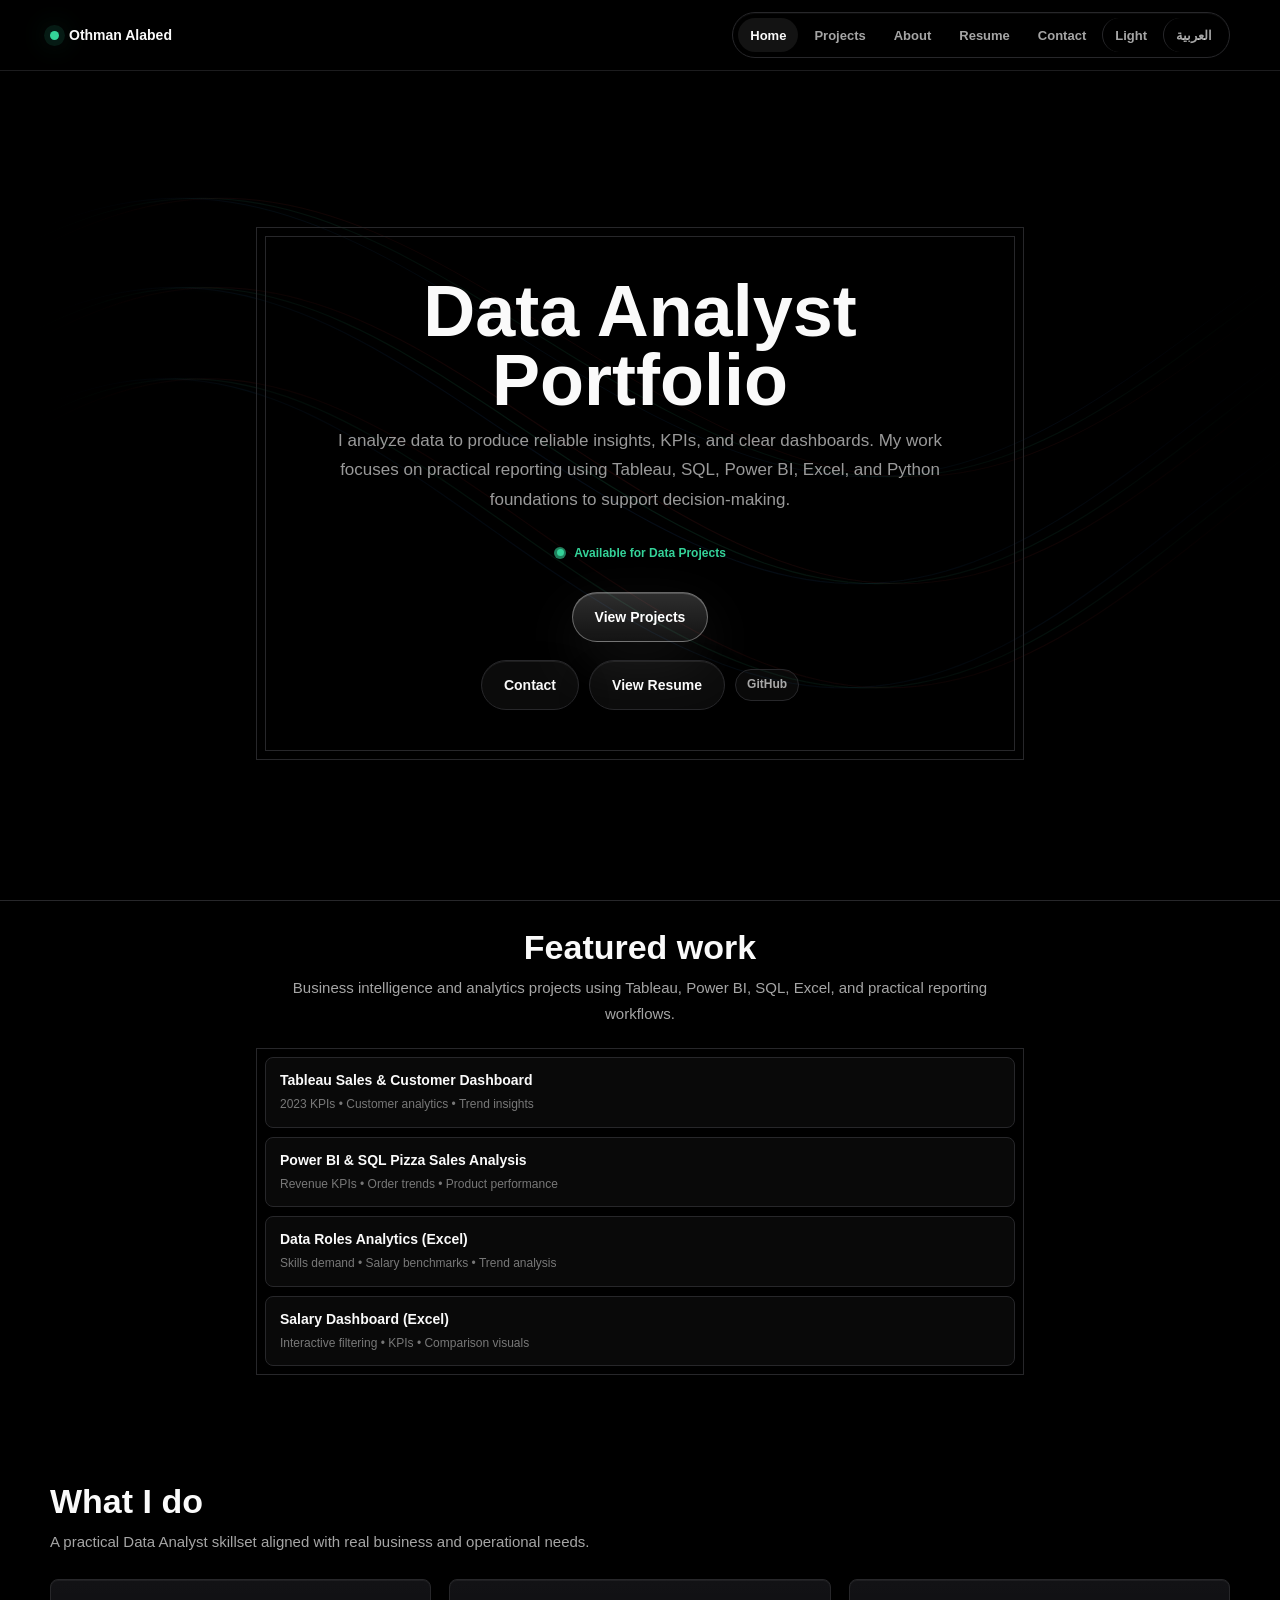
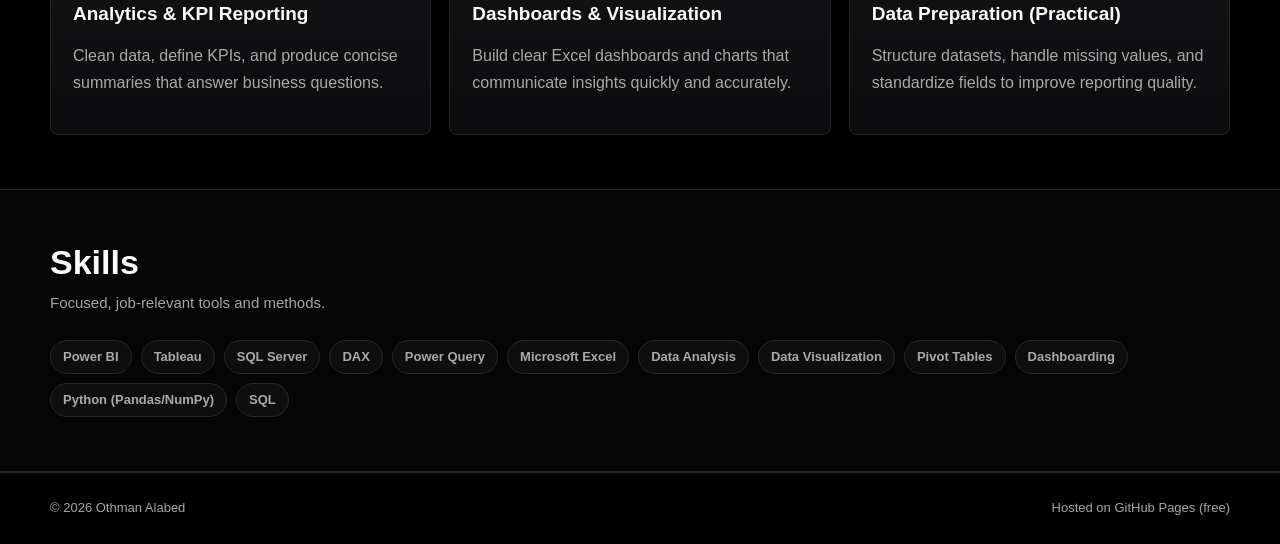
<file: index.html>
<!doctype html>
<html lang="en">
<head>
  <meta charset="utf-8" />
  <meta name="viewport" content="width=device-width, initial-scale=1" />
  <title>Othman Alabed | Data Analyst Portfolio</title>
  <meta name="description" content="Othman Alabed - Data Analyst portfolio. Tableau, Power BI, SQL, Excel dashboards, analytics projects, and practical reporting." />
  <link rel="icon" href="assets/favicon.svg" type="image/svg+xml">
  <link rel="stylesheet" href="assets/styles.css?v=11" />
</head>
<body>
  <div class="scroll-progress" id="scrollProgress" aria-hidden="true"></div>
  <canvas id="bgCanvas" class="bg-canvas" aria-hidden="true"></canvas>
  <header class="header">
    <div class="container nav">
      <a class="brand" href="index.html">Othman Alabed</a>
      <nav class="links" aria-label="Primary navigation">
        <a class="active" href="index.html">Home</a>
        <a href="projects.html">Projects</a>
        <a href="about.html">About</a>
        <a href="resume.html">Resume</a>
        <a href="contact.html">Contact</a>
        <button class="theme-toggle" id="themeToggle" type="button" aria-label="Toggle theme">Theme</button>
      </nav>
    </div>
  </header>

  <main>
    <section class="hero">
      <div class="container hero-grid">
        <div>
          <h1>Data Analyst Portfolio</h1>
          <p class="lead">
            I analyze data to produce reliable insights, KPIs, and clear dashboards. My work focuses on practical reporting
            using Tableau, SQL, Power BI, Excel, and Python foundations to support decision-making.
          </p>
          <div class="availability" aria-label="Availability">
            <span class="availability-dot" aria-hidden="true"></span>
            <span>Available for Data Projects</span>
          </div>
          <div class="cta">
            <a class="btn primary" href="projects.html">View Projects</a>
          </div>
          <div class="meta-row">
            <a class="btn" href="contact.html">Contact</a>
            <a class="btn" href="resume.html">View Resume</a>
            <a class="chip" href="https://github.com/Othmanxo" target="_blank" rel="noreferrer">GitHub</a>
          </div>
        </div>
      </div>
    </section>

    <section class="section compact-section" id="featured-work">
      <div class="container">
        <div class="section-head centered">
          <h2>Featured work</h2>
          <p class="muted">
            Business intelligence and analytics projects using Tableau, Power BI, SQL, Excel, and practical reporting workflows.
          </p>
        </div>

        <div class="mini-list featured-list">
          <a class="mini-item" href="projects/tableau-sales-customer-dashboard/">
            <span class="mini-title">Tableau Sales & Customer Dashboard</span>
            <span class="mini-sub">2023 KPIs &bull; Customer analytics &bull; Trend insights</span>
          </a>
          <a class="mini-item" href="projects/powerbi-sql-pizza-sales/">
            <span class="mini-title">Power BI & SQL Pizza Sales Analysis</span>
            <span class="mini-sub">Revenue KPIs &bull; Order trends &bull; Product performance</span>
          </a>
          <a class="mini-item" href="projects.html#data-roles">
            <span class="mini-title">Data Roles Analytics (Excel)</span>
            <span class="mini-sub">Skills demand &bull; Salary benchmarks &bull; Trend analysis</span>
          </a>
          <a class="mini-item" href="projects.html#salary-dashboard">
            <span class="mini-title">Salary Dashboard (Excel)</span>
            <span class="mini-sub">Interactive filtering &bull; KPIs &bull; Comparison visuals</span>
          </a>
        </div>
      </div>
    </section>

    <section class="section" id="what-i-do">
      <div class="container">
        <div class="section-head">
          <h2>What I do</h2>
          <p class="muted">A practical Data Analyst skillset aligned with real business and operational needs.</p>
        </div>

        <div class="grid-3">
          <div class="card">
            <h3>Analytics & KPI Reporting</h3>
            <p class="muted">Clean data, define KPIs, and produce concise summaries that answer business questions.</p>
          </div>
          <div class="card">
            <h3>Dashboards & Visualization</h3>
            <p class="muted">Build clear Excel dashboards and charts that communicate insights quickly and accurately.</p>
          </div>
          <div class="card">
            <h3>Data Preparation (Practical)</h3>
            <p class="muted">Structure datasets, handle missing values, and standardize fields to improve reporting quality.</p>
          </div>
        </div>
      </div>
    </section>

    <section class="section subtle">
      <div class="container">
        <div class="section-head">
          <h2>Skills</h2>
          <p class="muted">Focused, job-relevant tools and methods.</p>
        </div>
        <ul class="pills" aria-label="Skills list">
          <li>Power BI</li>
          <li>Tableau</li>
          <li>SQL Server</li>
          <li>DAX</li>
          <li>Power Query</li>
          <li>Microsoft Excel</li>
          <li>Data Analysis</li>
          <li>Data Visualization</li>
          <li>Pivot Tables</li>
          <li>Dashboarding</li>
          <li>Python (Pandas/NumPy)</li>
          <li>SQL</li>
        </ul>
      </div>
    </section>
  </main>

  <footer class="footer">
    <div class="container footer-row">
      <p class="muted">&copy; <span id="year"></span> Othman Alabed</p>
      <p class="muted">Hosted on GitHub Pages (free)</p>
    </div>
  </footer>

  <script src="assets/main.js?v=8"></script>
</body>
</html>
</file>
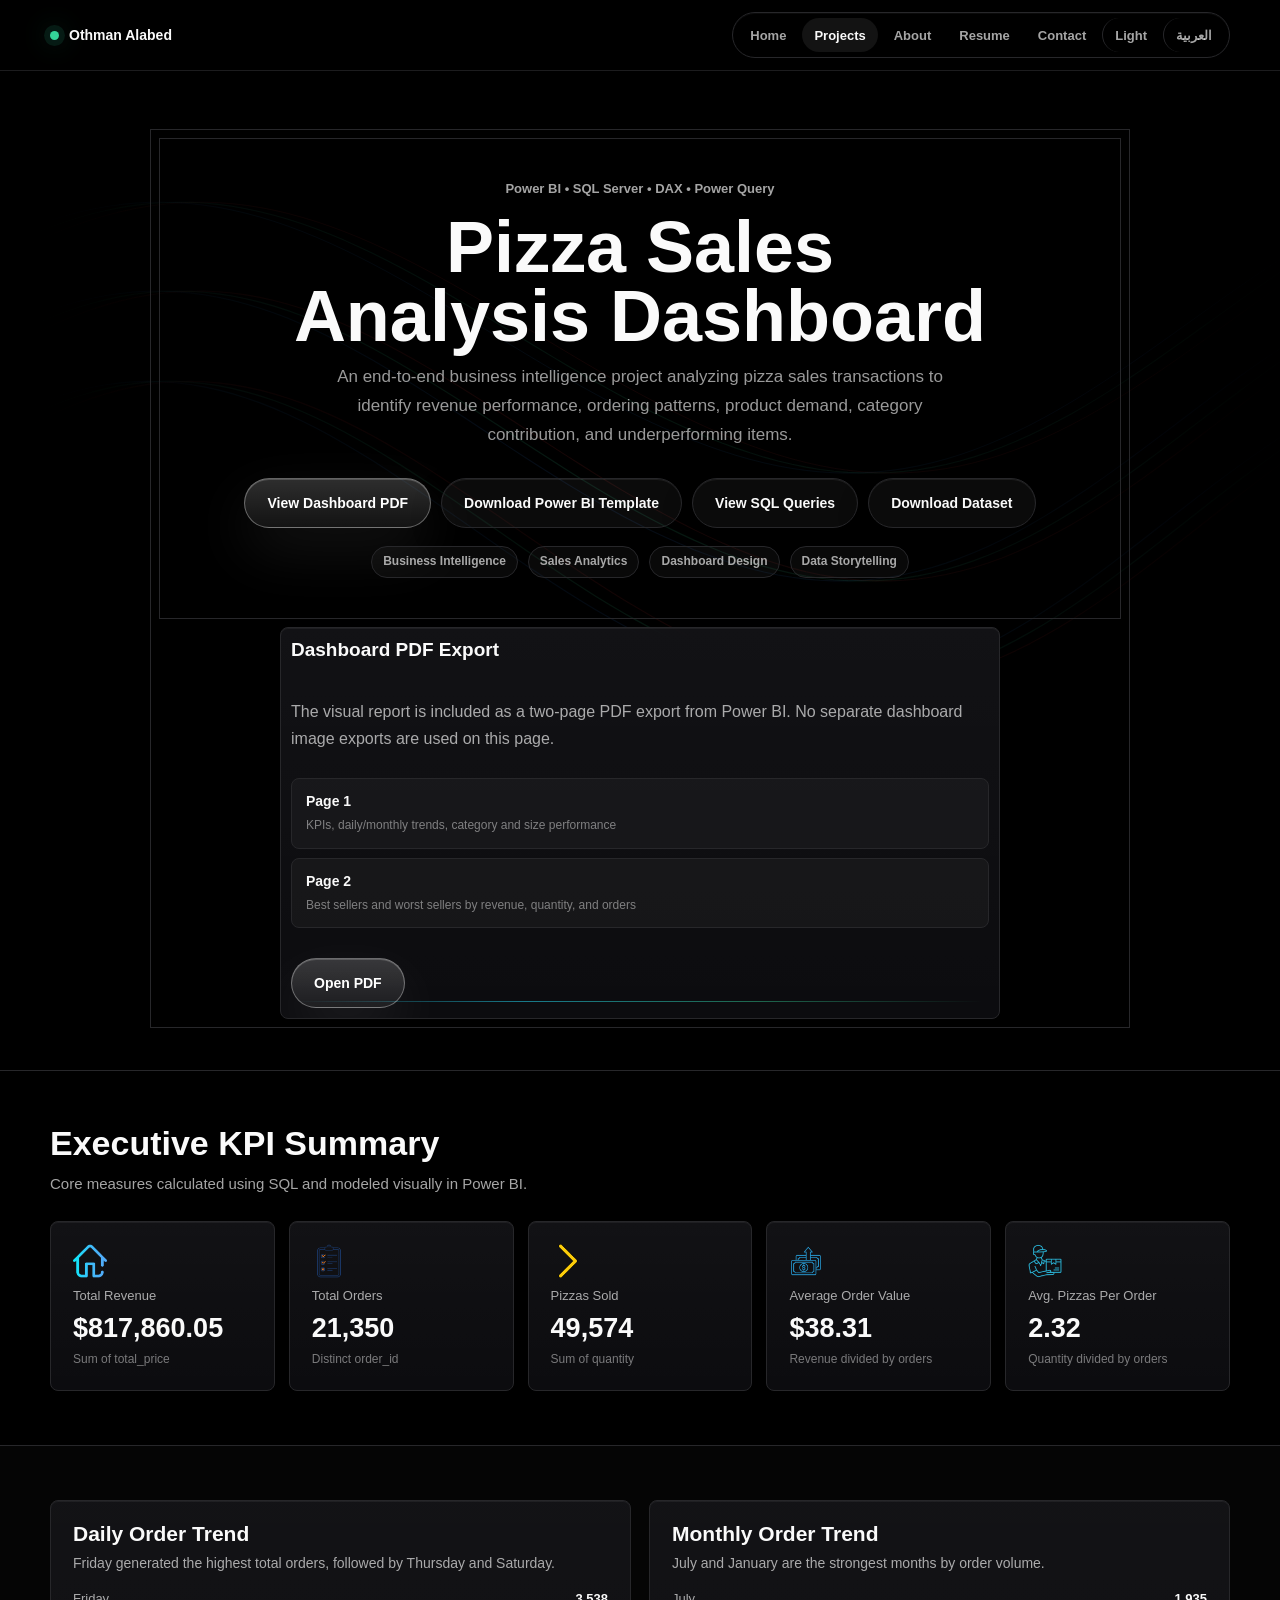
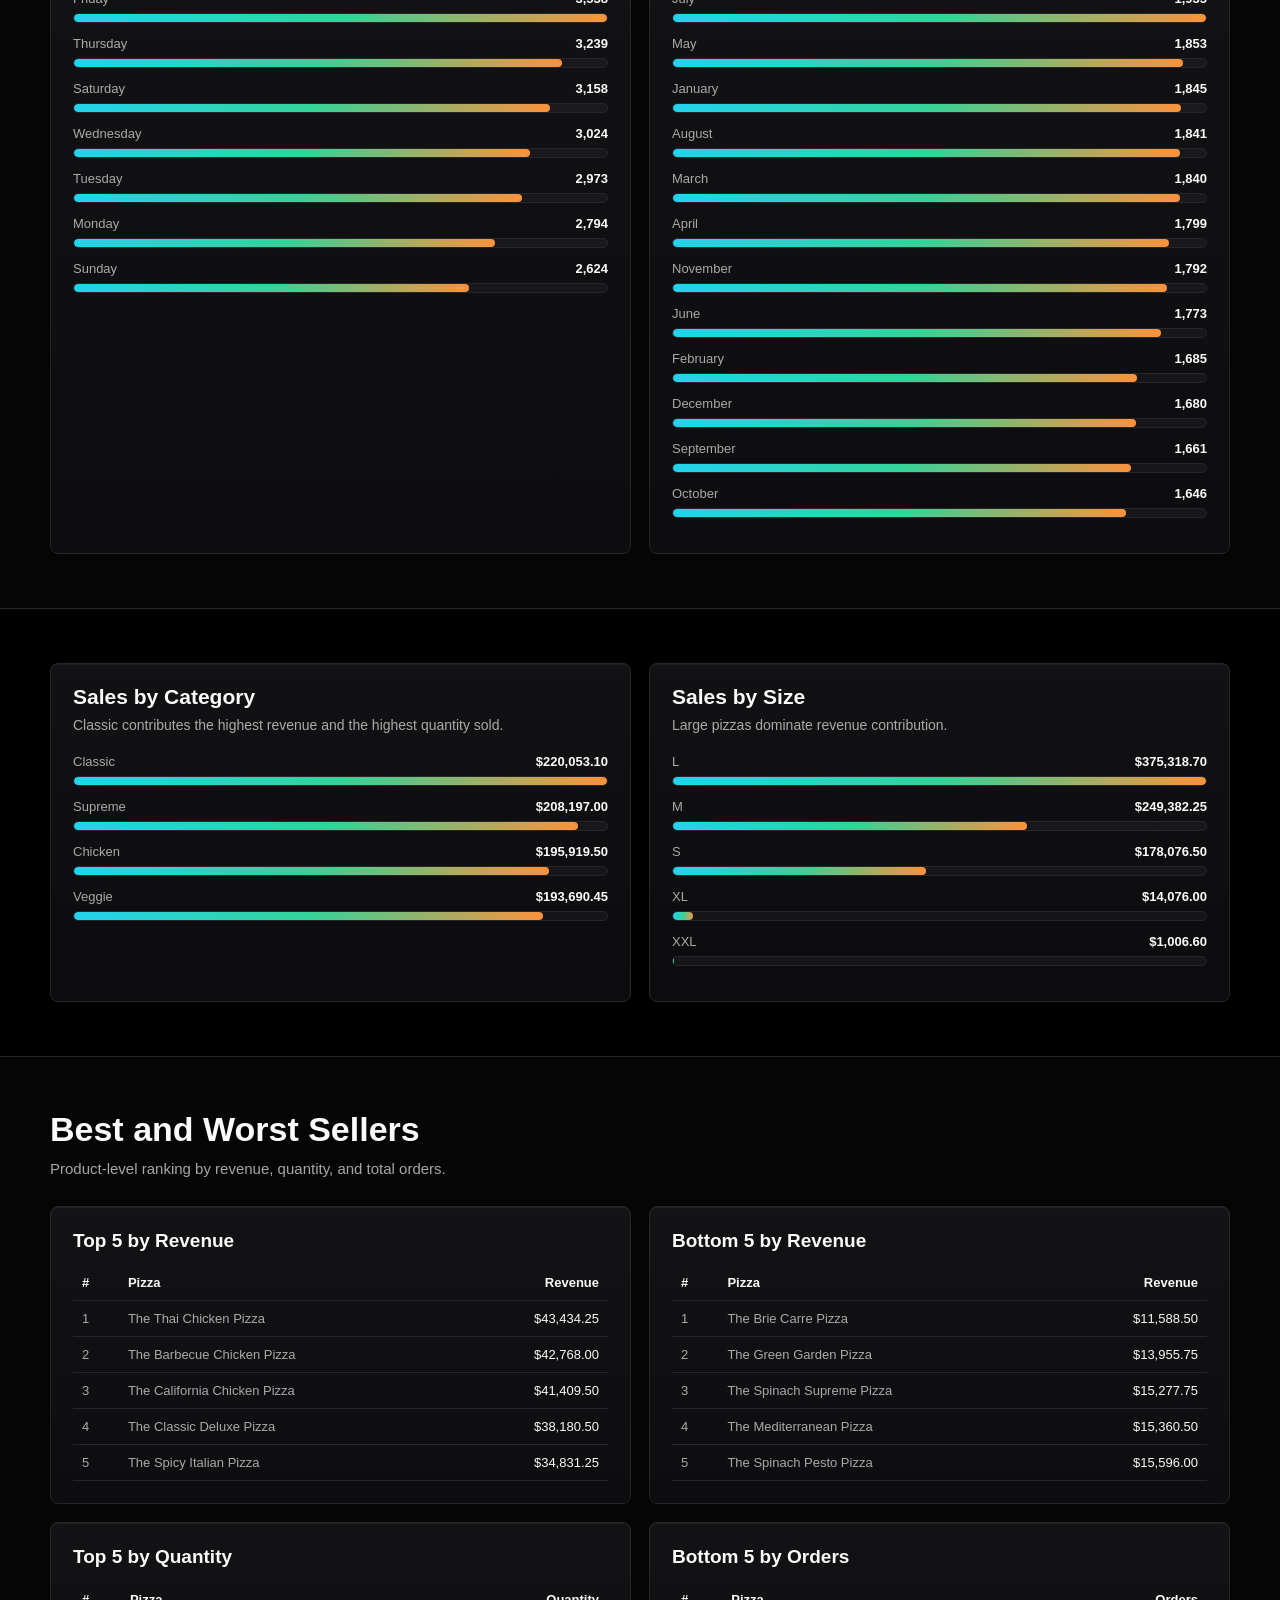
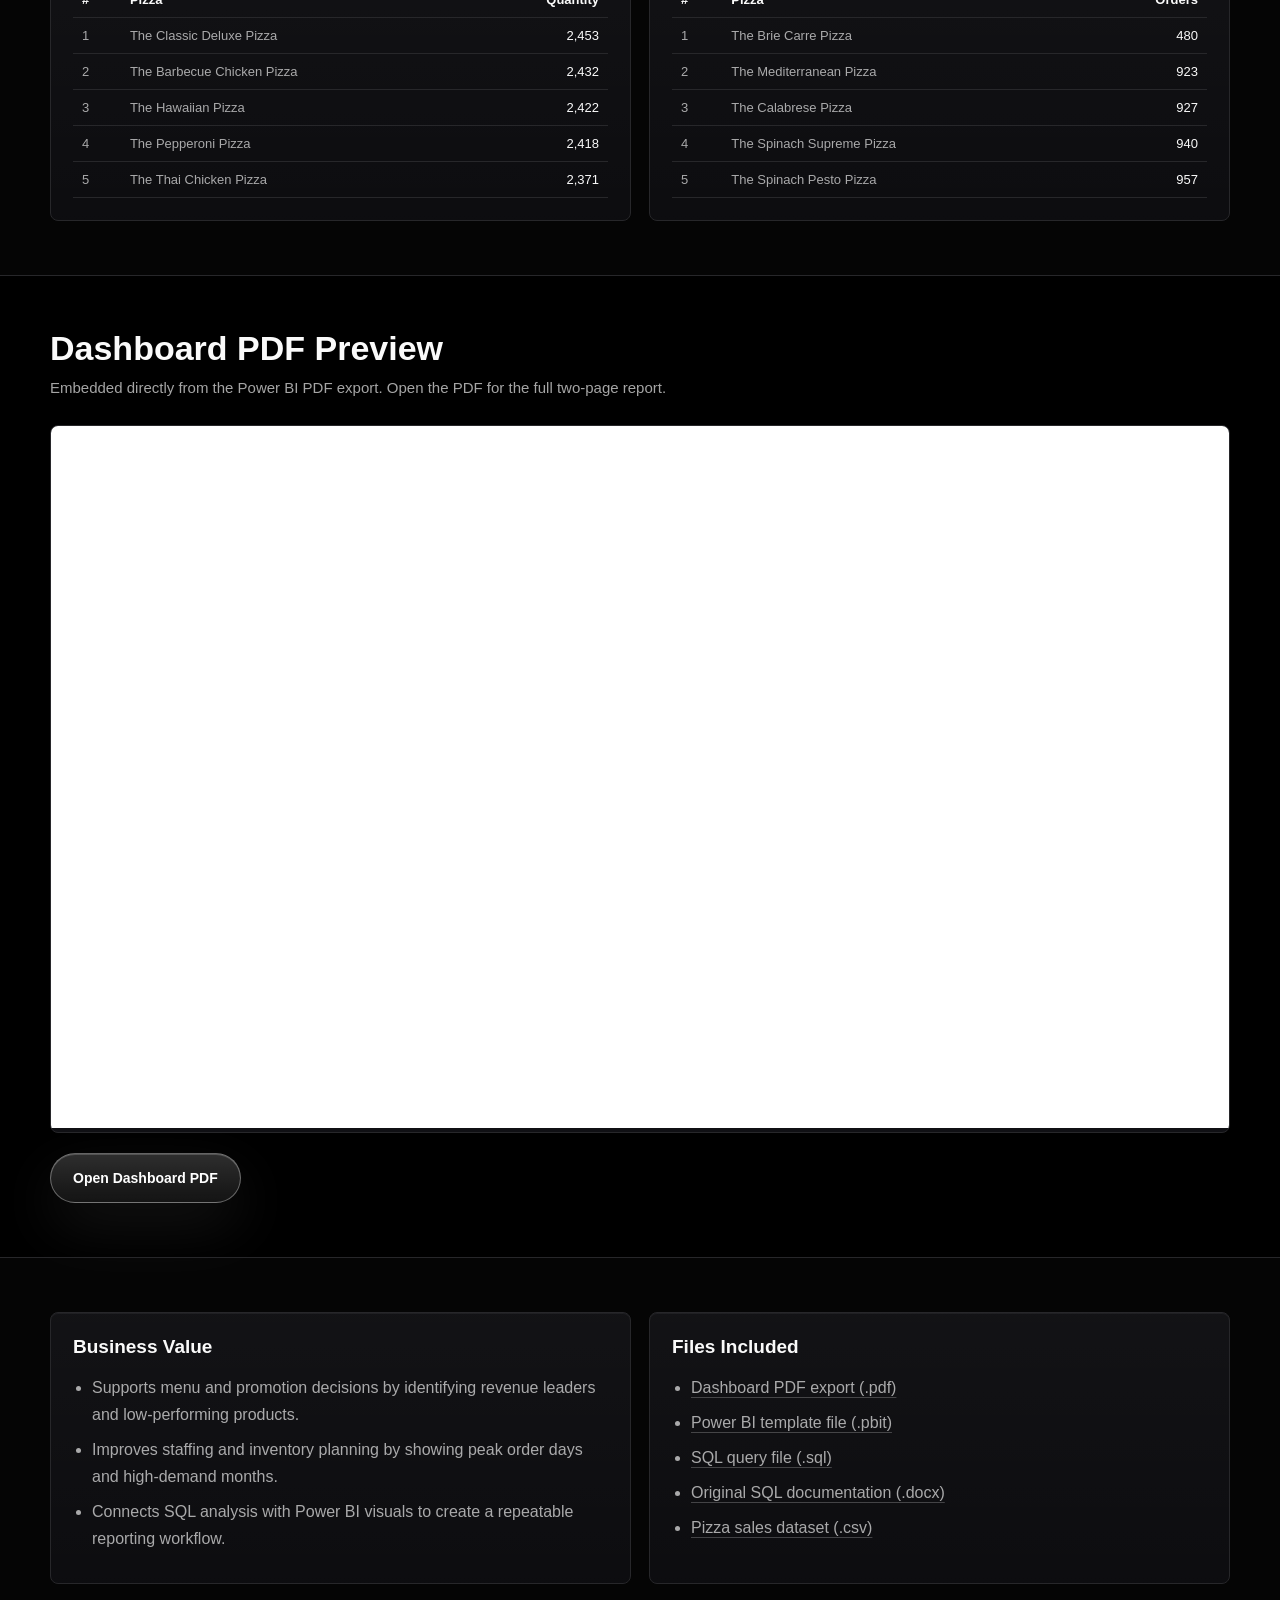
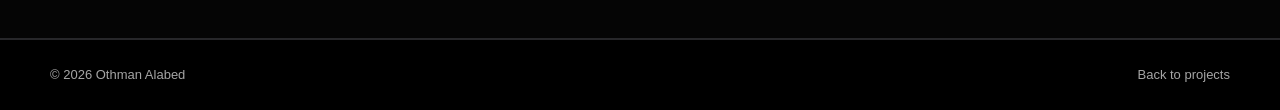
<file: projects/powerbi-sql-pizza-sales/index.html>
<!doctype html>
<html lang="en">
<head>
  <meta charset="utf-8" />
  <meta name="viewport" content="width=device-width, initial-scale=1" />
  <title>Power BI & SQL Pizza Sales Analysis | Othman Alabed</title>
  <meta name="description" content="Power BI and SQL pizza sales dashboard project by Othman Alabed: KPI reporting, sales trends, best and worst sellers, category and size performance." />
  <link rel="icon" href="../../assets/favicon.svg" type="image/svg+xml">
  <link rel="stylesheet" href="../../assets/styles.css?v=11" />
</head>
<body>
  <div class="scroll-progress" id="scrollProgress" aria-hidden="true"></div>
  <canvas id="bgCanvas" class="bg-canvas" aria-hidden="true"></canvas>

  <header class="header">
    <div class="container nav">
      <a class="brand" href="../../index.html">Othman Alabed</a>
      <nav class="links" aria-label="Primary navigation">
        <a href="../../index.html">Home</a>
        <a class="active" href="../../projects.html">Projects</a>
        <a href="../../about.html">About</a>
        <a href="../../resume.html">Resume</a>
        <a href="../../contact.html">Contact</a>
        <button class="theme-toggle" id="themeToggle" type="button" aria-label="Toggle theme">Theme</button>
      </nav>
    </div>
  </header>

  <main>
    <section class="hero project-hero">
      <div class="container hero-grid">
        <div>
          <p class="kicker">Power BI &bull; SQL Server &bull; DAX &bull; Power Query</p>
          <h1>Pizza Sales Analysis Dashboard</h1>
          <p class="lead">
            An end-to-end business intelligence project analyzing pizza sales transactions to identify revenue performance,
            ordering patterns, product demand, category contribution, and underperforming items.
          </p>
          <div class="cta">
            <a class="btn primary" href="files/PizzaProject.pdf" target="_blank" rel="noopener">View Dashboard PDF</a>
            <a class="btn" href="files/PizzaProject.pbit">Download Power BI Template</a>
            <a class="btn" href="sql/pizza_sales_queries.sql">View SQL Queries</a>
            <a class="btn" href="data/pizza_sales.csv">Download Dataset</a>
          </div>
          <div class="meta-row">
            <span class="chip">Business Intelligence</span>
            <span class="chip">Sales Analytics</span>
            <span class="chip">Dashboard Design</span>
            <span class="chip">Data Storytelling</span>
          </div>
        </div>
        <aside class="card highlight project-preview-card pdf-summary-card">
          <h2 class="h3">Dashboard PDF Export</h2>
          <p class="muted">
            The visual report is included as a two-page PDF export from Power BI. No separate dashboard image exports are used on this page.
          </p>
          <div class="mini-list">
            <span class="mini-item"><span class="mini-title">Page 1</span><span class="mini-sub">KPIs, daily/monthly trends, category and size performance</span></span>
            <span class="mini-item"><span class="mini-title">Page 2</span><span class="mini-sub">Best sellers and worst sellers by revenue, quantity, and orders</span></span>
          </div>
          <div class="actions">
            <a class="btn primary" href="files/PizzaProject.pdf" target="_blank" rel="noopener">Open PDF</a>
          </div>
        </aside>
      </div>
    </section>

    <section class="section">
      <div class="container">
        <div class="section-head">
          <h2>Executive KPI Summary</h2>
          <p class="muted">Core measures calculated using SQL and modeled visually in Power BI.</p>
        </div>
        <div class="kpi-grid">
          <article class="card kpi-card"><img src="assets/profit-growth.png" alt="" aria-hidden="true"><span>Total Revenue</span><strong>$817,860.05</strong><small>Sum of total_price</small></article>
          <article class="card kpi-card"><img src="assets/order-delivery.png" alt="" aria-hidden="true"><span>Total Orders</span><strong>21,350</strong><small>Distinct order_id</small></article>
          <article class="card kpi-card"><img src="assets/pizza-slice.png" alt="" aria-hidden="true"><span>Pizzas Sold</span><strong>49,574</strong><small>Sum of quantity</small></article>
          <article class="card kpi-card"><img src="assets/star.png" alt="" aria-hidden="true"><span>Average Order Value</span><strong>$38.31</strong><small>Revenue divided by orders</small></article>
          <article class="card kpi-card"><img src="assets/filter.png" alt="" aria-hidden="true"><span>Avg. Pizzas Per Order</span><strong>2.32</strong><small>Quantity divided by orders</small></article>
        </div>
      </div>
    </section>

    <section class="section subtle">
      <div class="container grid-2">
        <article class="card analysis-card">
          <div class="section-head compact"><h2>Daily Order Trend</h2><p class="muted">Friday generated the highest total orders, followed by Thursday and Saturday.</p></div>
          <div class="bar-row"><div class="bar-label"><span>Friday</span><strong>3,538</strong></div><div class="bar-track"><span style="width:100.00%"></span></div></div>
<div class="bar-row"><div class="bar-label"><span>Thursday</span><strong>3,239</strong></div><div class="bar-track"><span style="width:91.55%"></span></div></div>
<div class="bar-row"><div class="bar-label"><span>Saturday</span><strong>3,158</strong></div><div class="bar-track"><span style="width:89.26%"></span></div></div>
<div class="bar-row"><div class="bar-label"><span>Wednesday</span><strong>3,024</strong></div><div class="bar-track"><span style="width:85.47%"></span></div></div>
<div class="bar-row"><div class="bar-label"><span>Tuesday</span><strong>2,973</strong></div><div class="bar-track"><span style="width:84.03%"></span></div></div>
<div class="bar-row"><div class="bar-label"><span>Monday</span><strong>2,794</strong></div><div class="bar-track"><span style="width:78.97%"></span></div></div>
<div class="bar-row"><div class="bar-label"><span>Sunday</span><strong>2,624</strong></div><div class="bar-track"><span style="width:74.17%"></span></div></div>
        </article>
        <article class="card analysis-card">
          <div class="section-head compact"><h2>Monthly Order Trend</h2><p class="muted">July and January are the strongest months by order volume.</p></div>
          <div class="bar-row"><div class="bar-label"><span>July</span><strong>1,935</strong></div><div class="bar-track"><span style="width:100.00%"></span></div></div>
<div class="bar-row"><div class="bar-label"><span>May</span><strong>1,853</strong></div><div class="bar-track"><span style="width:95.76%"></span></div></div>
<div class="bar-row"><div class="bar-label"><span>January</span><strong>1,845</strong></div><div class="bar-track"><span style="width:95.35%"></span></div></div>
<div class="bar-row"><div class="bar-label"><span>August</span><strong>1,841</strong></div><div class="bar-track"><span style="width:95.14%"></span></div></div>
<div class="bar-row"><div class="bar-label"><span>March</span><strong>1,840</strong></div><div class="bar-track"><span style="width:95.09%"></span></div></div>
<div class="bar-row"><div class="bar-label"><span>April</span><strong>1,799</strong></div><div class="bar-track"><span style="width:92.97%"></span></div></div>
<div class="bar-row"><div class="bar-label"><span>November</span><strong>1,792</strong></div><div class="bar-track"><span style="width:92.61%"></span></div></div>
<div class="bar-row"><div class="bar-label"><span>June</span><strong>1,773</strong></div><div class="bar-track"><span style="width:91.63%"></span></div></div>
<div class="bar-row"><div class="bar-label"><span>February</span><strong>1,685</strong></div><div class="bar-track"><span style="width:87.08%"></span></div></div>
<div class="bar-row"><div class="bar-label"><span>December</span><strong>1,680</strong></div><div class="bar-track"><span style="width:86.82%"></span></div></div>
<div class="bar-row"><div class="bar-label"><span>September</span><strong>1,661</strong></div><div class="bar-track"><span style="width:85.84%"></span></div></div>
<div class="bar-row"><div class="bar-label"><span>October</span><strong>1,646</strong></div><div class="bar-track"><span style="width:85.06%"></span></div></div>
        </article>
      </div>
    </section>

    <section class="section">
      <div class="container grid-2">
        <article class="card analysis-card">
          <div class="section-head compact"><h2>Sales by Category</h2><p class="muted">Classic contributes the highest revenue and the highest quantity sold.</p></div>
          <div class="bar-row"><div class="bar-label"><span>Classic</span><strong>$220,053.10</strong></div><div class="bar-track"><span style="width:100.00%"></span></div></div>
<div class="bar-row"><div class="bar-label"><span>Supreme</span><strong>$208,197.00</strong></div><div class="bar-track"><span style="width:94.61%"></span></div></div>
<div class="bar-row"><div class="bar-label"><span>Chicken</span><strong>$195,919.50</strong></div><div class="bar-track"><span style="width:89.03%"></span></div></div>
<div class="bar-row"><div class="bar-label"><span>Veggie</span><strong>$193,690.45</strong></div><div class="bar-track"><span style="width:88.02%"></span></div></div>
        </article>
        <article class="card analysis-card">
          <div class="section-head compact"><h2>Sales by Size</h2><p class="muted">Large pizzas dominate revenue contribution.</p></div>
          <div class="bar-row"><div class="bar-label"><span>L</span><strong>$375,318.70</strong></div><div class="bar-track"><span style="width:100.00%"></span></div></div>
<div class="bar-row"><div class="bar-label"><span>M</span><strong>$249,382.25</strong></div><div class="bar-track"><span style="width:66.45%"></span></div></div>
<div class="bar-row"><div class="bar-label"><span>S</span><strong>$178,076.50</strong></div><div class="bar-track"><span style="width:47.45%"></span></div></div>
<div class="bar-row"><div class="bar-label"><span>XL</span><strong>$14,076.00</strong></div><div class="bar-track"><span style="width:3.75%"></span></div></div>
<div class="bar-row"><div class="bar-label"><span>XXL</span><strong>$1,006.60</strong></div><div class="bar-track"><span style="width:0.27%"></span></div></div>
        </article>
      </div>
    </section>

    <section class="section subtle">
      <div class="container">
        <div class="section-head">
          <h2>Best and Worst Sellers</h2>
          <p class="muted">Product-level ranking by revenue, quantity, and total orders.</p>
        </div>
        <div class="grid-2">
          <article class="card table-card"><h3>Top 5 by Revenue</h3><table><thead><tr><th>#</th><th>Pizza</th><th>Revenue</th></tr></thead><tbody><tr><td>1</td><td>The Thai Chicken Pizza</td><td>$43,434.25</td></tr>
<tr><td>2</td><td>The Barbecue Chicken Pizza</td><td>$42,768.00</td></tr>
<tr><td>3</td><td>The California Chicken Pizza</td><td>$41,409.50</td></tr>
<tr><td>4</td><td>The Classic Deluxe Pizza</td><td>$38,180.50</td></tr>
<tr><td>5</td><td>The Spicy Italian Pizza</td><td>$34,831.25</td></tr></tbody></table></article>
          <article class="card table-card"><h3>Bottom 5 by Revenue</h3><table><thead><tr><th>#</th><th>Pizza</th><th>Revenue</th></tr></thead><tbody><tr><td>1</td><td>The Brie Carre Pizza</td><td>$11,588.50</td></tr>
<tr><td>2</td><td>The Green Garden Pizza</td><td>$13,955.75</td></tr>
<tr><td>3</td><td>The Spinach Supreme Pizza</td><td>$15,277.75</td></tr>
<tr><td>4</td><td>The Mediterranean Pizza</td><td>$15,360.50</td></tr>
<tr><td>5</td><td>The Spinach Pesto Pizza</td><td>$15,596.00</td></tr></tbody></table></article>
          <article class="card table-card"><h3>Top 5 by Quantity</h3><table><thead><tr><th>#</th><th>Pizza</th><th>Quantity</th></tr></thead><tbody><tr><td>1</td><td>The Classic Deluxe Pizza</td><td>2,453</td></tr>
<tr><td>2</td><td>The Barbecue Chicken Pizza</td><td>2,432</td></tr>
<tr><td>3</td><td>The Hawaiian Pizza</td><td>2,422</td></tr>
<tr><td>4</td><td>The Pepperoni Pizza</td><td>2,418</td></tr>
<tr><td>5</td><td>The Thai Chicken Pizza</td><td>2,371</td></tr></tbody></table></article>
          <article class="card table-card"><h3>Bottom 5 by Orders</h3><table><thead><tr><th>#</th><th>Pizza</th><th>Orders</th></tr></thead><tbody><tr><td>1</td><td>The Brie Carre Pizza</td><td>480</td></tr>
<tr><td>2</td><td>The Mediterranean Pizza</td><td>923</td></tr>
<tr><td>3</td><td>The Calabrese Pizza</td><td>927</td></tr>
<tr><td>4</td><td>The Spinach Supreme Pizza</td><td>940</td></tr>
<tr><td>5</td><td>The Spinach Pesto Pizza</td><td>957</td></tr></tbody></table></article>
        </div>
      </div>
    </section>

    <section class="section">
      <div class="container">
        <div class="section-head">
          <h2>Dashboard PDF Preview</h2>
          <p class="muted">Embedded directly from the Power BI PDF export. Open the PDF for the full two-page report.</p>
        </div>
        <div class="pdf-wrap dashboard-pdf-wrap">
          <iframe class="pdf-frame" src="files/PizzaProject.pdf#toolbar=1&navpanes=0&view=FitH" title="Pizza Sales Power BI dashboard PDF"></iframe>
        </div>
        <div class="actions">
          <a class="btn primary" href="files/PizzaProject.pdf" target="_blank" rel="noopener">Open Dashboard PDF</a>
        </div>
      </div>
    </section>

    <section class="section subtle">
      <div class="container grid-2">
        <article class="card">
          <h2 class="h3">Business Value</h2>
          <ul class="bullets">
            <li>Supports menu and promotion decisions by identifying revenue leaders and low-performing products.</li>
            <li>Improves staffing and inventory planning by showing peak order days and high-demand months.</li>
            <li>Connects SQL analysis with Power BI visuals to create a repeatable reporting workflow.</li>
          </ul>
        </article>
        <article class="card">
          <h2 class="h3">Files Included</h2>
          <ul class="bullets">
            <li><a href="files/PizzaProject.pdf" target="_blank" rel="noopener">Dashboard PDF export (.pdf)</a></li>
            <li><a href="files/PizzaProject.pbit">Power BI template file (.pbit)</a></li>
            <li><a href="sql/pizza_sales_queries.sql">SQL query file (.sql)</a></li>
            <li><a href="files/Pizza_Sales_SQL_Queries.docx">Original SQL documentation (.docx)</a></li>
            <li><a href="data/pizza_sales.csv">Pizza sales dataset (.csv)</a></li>
          </ul>
        </article>
      </div>
    </section>
  </main>

  <footer class="footer">
    <div class="container footer-row">
      <p class="muted">&copy; <span id="year"></span> Othman Alabed</p>
      <p class="muted"><a href="../../projects.html">Back to projects</a></p>
    </div>
  </footer>

  <script src="../../assets/main.js?v=8"></script>
</body>
</html>
</file>
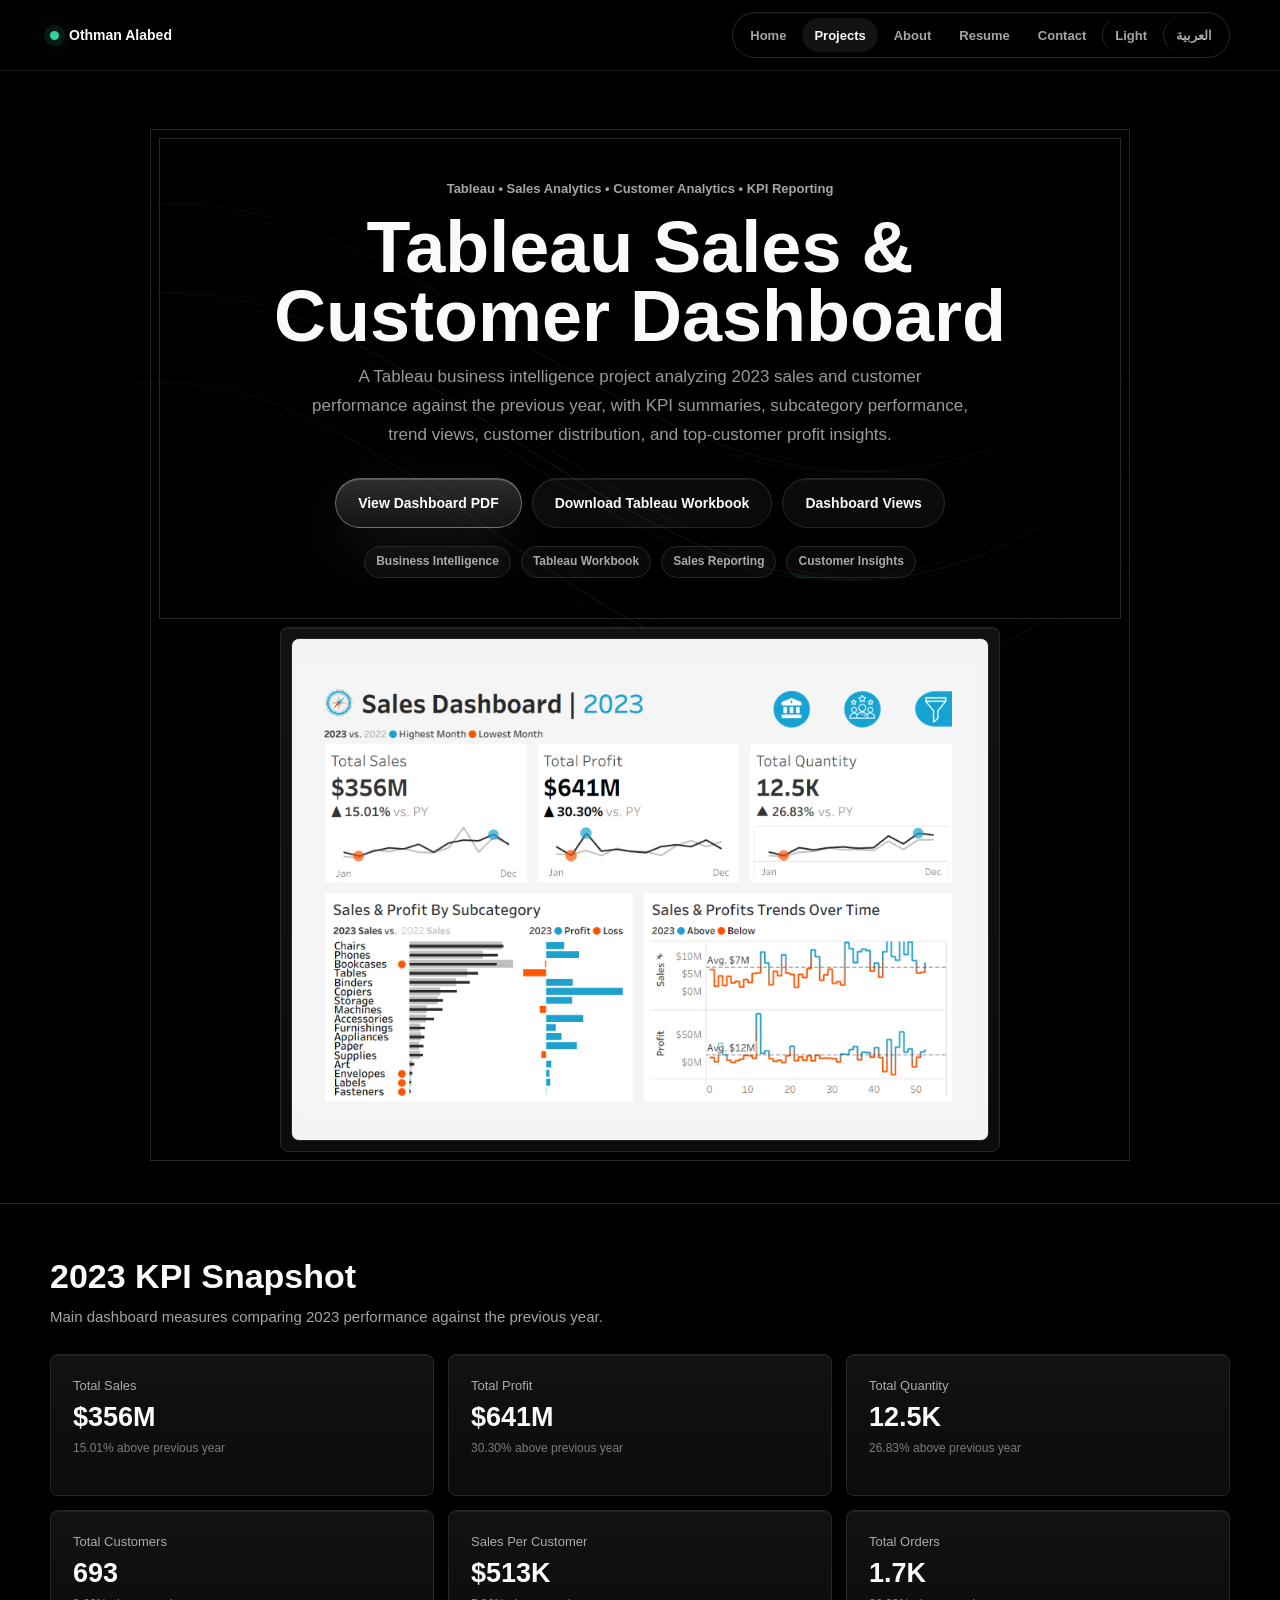
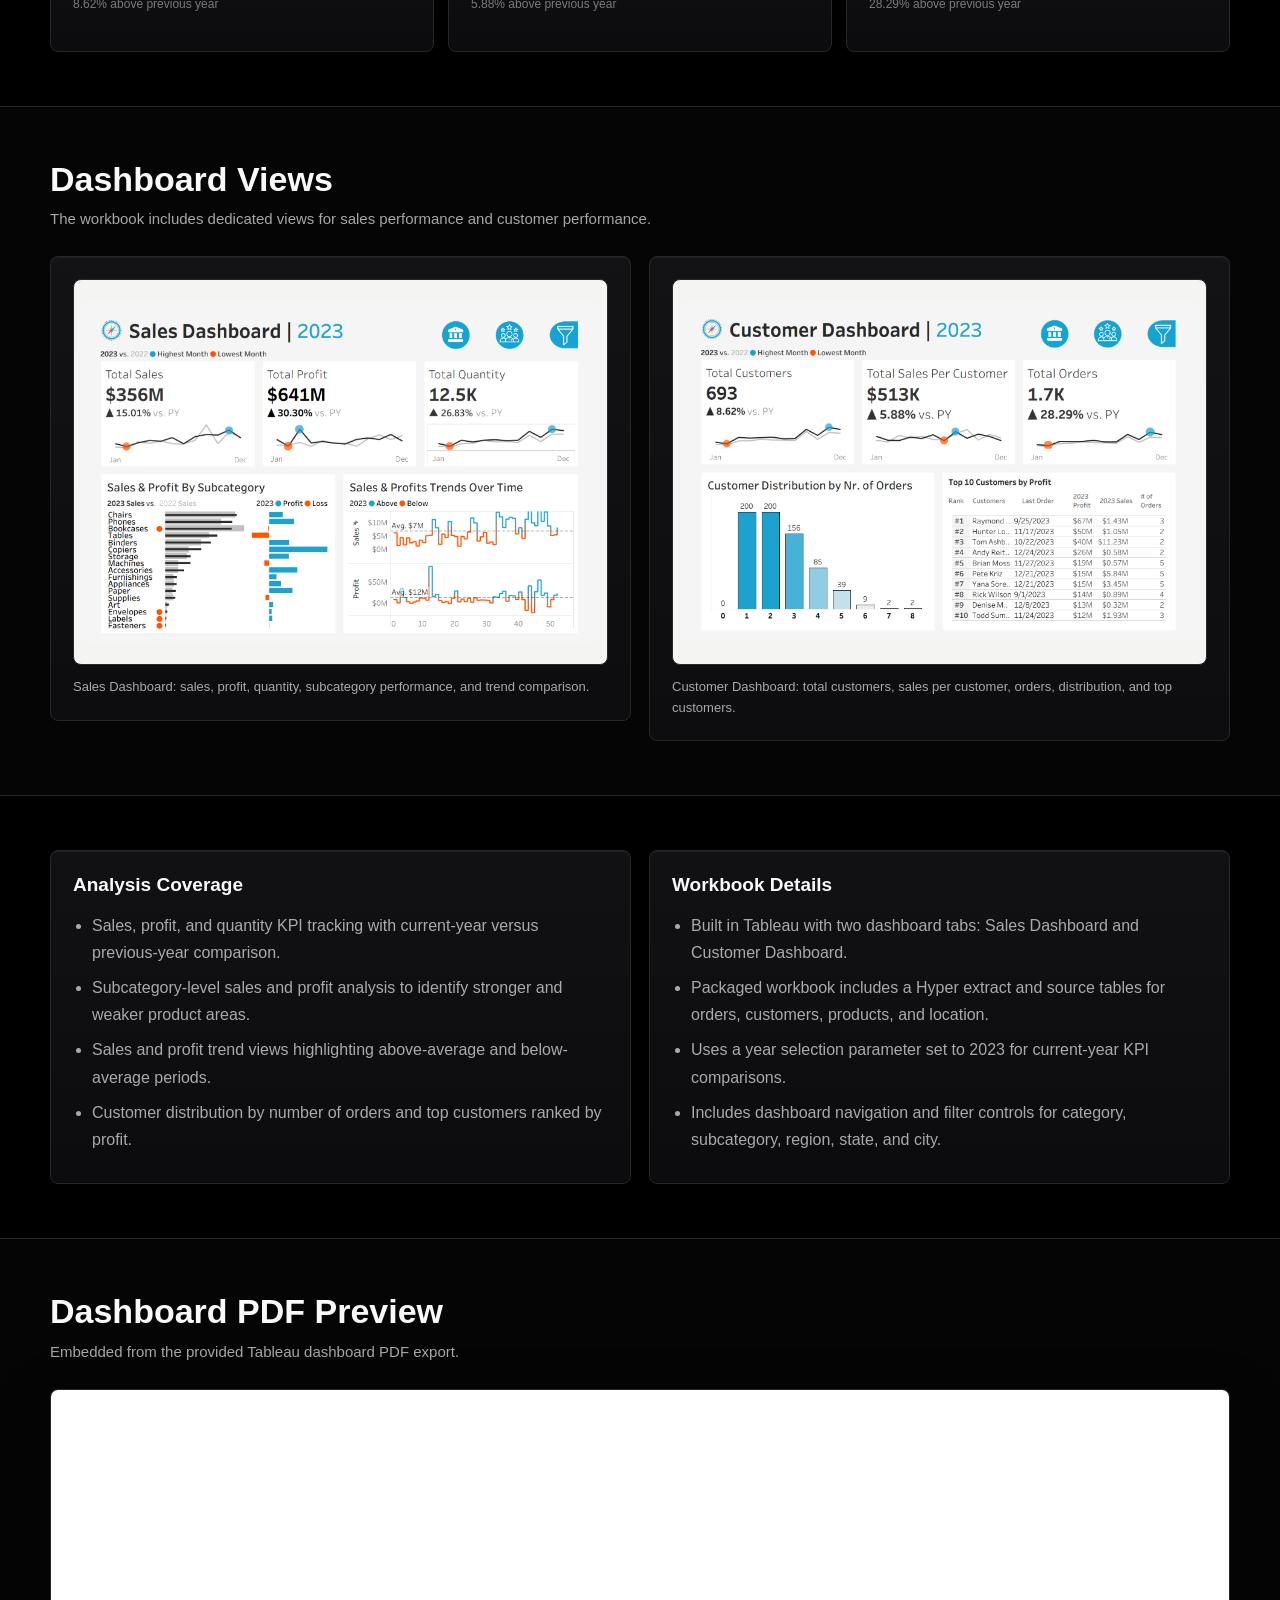
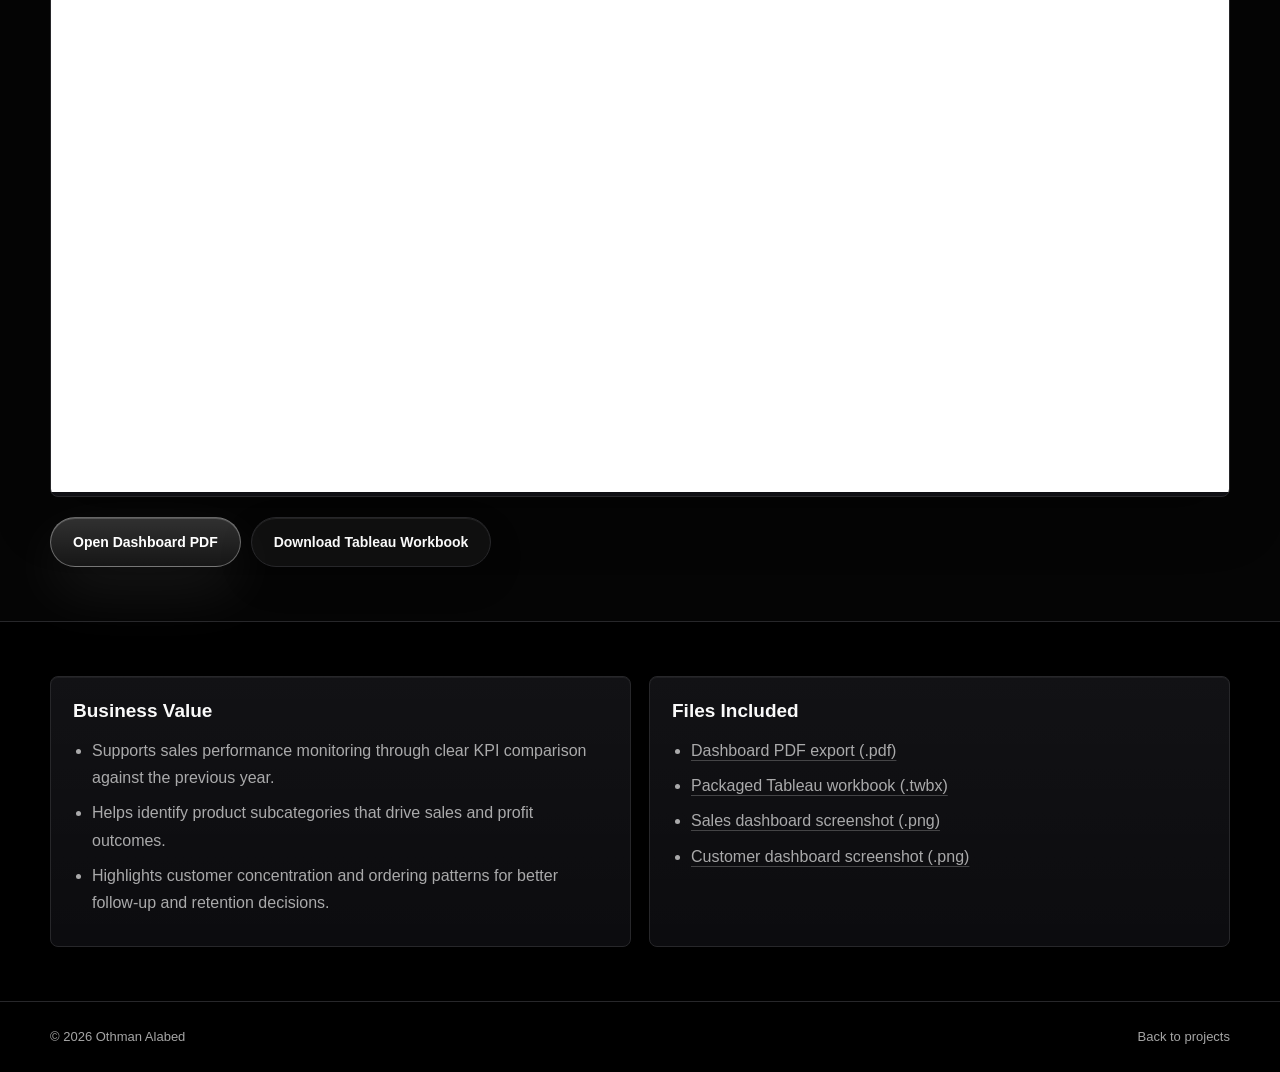
<file: projects/tableau-sales-customer-dashboard/index.html>
<!doctype html>
<html lang="en">
<head>
  <meta charset="utf-8" />
  <meta name="viewport" content="width=device-width, initial-scale=1" />
  <title>Tableau Sales &amp; Customer Dashboard | Othman Alabed</title>
  <meta name="description" content="Tableau Sales and Customer Dashboard project by Othman Alabed: 2023 sales KPIs, profit trends, customer analytics, and packaged Tableau workbook." />
  <link rel="icon" href="../../assets/favicon.svg" type="image/svg+xml">
  <link rel="stylesheet" href="../../assets/styles.css?v=11" />
</head>
<body>
  <div class="scroll-progress" id="scrollProgress" aria-hidden="true"></div>
  <canvas id="bgCanvas" class="bg-canvas" aria-hidden="true"></canvas>

  <header class="header">
    <div class="container nav">
      <a class="brand" href="../../index.html">Othman Alabed</a>
      <nav class="links" aria-label="Primary navigation">
        <a href="../../index.html">Home</a>
        <a class="active" href="../../projects.html">Projects</a>
        <a href="../../about.html">About</a>
        <a href="../../resume.html">Resume</a>
        <a href="../../contact.html">Contact</a>
        <button class="theme-toggle" id="themeToggle" type="button" aria-label="Toggle theme">Theme</button>
      </nav>
    </div>
  </header>

  <main>
    <section class="hero project-hero">
      <div class="container hero-grid">
        <div>
          <p class="kicker">Tableau &bull; Sales Analytics &bull; Customer Analytics &bull; KPI Reporting</p>
          <h1>Tableau Sales &amp; Customer Dashboard</h1>
          <p class="lead">
            A Tableau business intelligence project analyzing 2023 sales and customer performance against the previous year,
            with KPI summaries, subcategory performance, trend views, customer distribution, and top-customer profit insights.
          </p>
          <div class="cta">
            <a class="btn primary" href="files/SalesDashboard.pdf" target="_blank" rel="noopener">View Dashboard PDF</a>
            <a class="btn" href="files/Tableau_Sales_Dashboard_Project.twbx">Download Tableau Workbook</a>
            <a class="btn" href="#dashboard-views">Dashboard Views</a>
          </div>
          <div class="meta-row">
            <span class="chip">Business Intelligence</span>
            <span class="chip">Tableau Workbook</span>
            <span class="chip">Sales Reporting</span>
            <span class="chip">Customer Insights</span>
          </div>
        </div>

        <aside class="card highlight project-preview-card tableau-preview-card">
          <img class="shot dashboard-shot" src="assets/sales-dashboard.png" alt="Sales dashboard overview in Tableau" loading="eager">
        </aside>
      </div>
    </section>

    <section class="section">
      <div class="container">
        <div class="section-head">
          <h2>2023 KPI Snapshot</h2>
          <p class="muted">Main dashboard measures comparing 2023 performance against the previous year.</p>
        </div>
        <div class="tableau-metric-grid">
          <article class="card tableau-metric-card"><span>Total Sales</span><strong>$356M</strong><small>15.01% above previous year</small></article>
          <article class="card tableau-metric-card"><span>Total Profit</span><strong>$641M</strong><small>30.30% above previous year</small></article>
          <article class="card tableau-metric-card"><span>Total Quantity</span><strong>12.5K</strong><small>26.83% above previous year</small></article>
          <article class="card tableau-metric-card"><span>Total Customers</span><strong>693</strong><small>8.62% above previous year</small></article>
          <article class="card tableau-metric-card"><span>Sales Per Customer</span><strong>$513K</strong><small>5.88% above previous year</small></article>
          <article class="card tableau-metric-card"><span>Total Orders</span><strong>1.7K</strong><small>28.29% above previous year</small></article>
        </div>
      </div>
    </section>

    <section class="section subtle" id="dashboard-views">
      <div class="container">
        <div class="section-head">
          <h2>Dashboard Views</h2>
          <p class="muted">The workbook includes dedicated views for sales performance and customer performance.</p>
        </div>
        <div class="gallery-grid dashboard-gallery">
          <figure class="card">
            <img class="shot dashboard-shot" src="assets/sales-dashboard.png" alt="Tableau sales dashboard showing sales, profit, quantity, subcategory performance, and trends" loading="lazy">
            <figcaption>Sales Dashboard: sales, profit, quantity, subcategory performance, and trend comparison.</figcaption>
          </figure>
          <figure class="card">
            <img class="shot dashboard-shot" src="assets/customer-dashboard.png" alt="Tableau customer dashboard showing customer count, sales per customer, orders, distribution, and top customers" loading="lazy">
            <figcaption>Customer Dashboard: total customers, sales per customer, orders, distribution, and top customers.</figcaption>
          </figure>
        </div>
      </div>
    </section>

    <section class="section">
      <div class="container grid-2">
        <article class="card">
          <h2 class="h3">Analysis Coverage</h2>
          <ul class="bullets">
            <li>Sales, profit, and quantity KPI tracking with current-year versus previous-year comparison.</li>
            <li>Subcategory-level sales and profit analysis to identify stronger and weaker product areas.</li>
            <li>Sales and profit trend views highlighting above-average and below-average periods.</li>
            <li>Customer distribution by number of orders and top customers ranked by profit.</li>
          </ul>
        </article>

        <article class="card">
          <h2 class="h3">Workbook Details</h2>
          <ul class="bullets">
            <li>Built in Tableau with two dashboard tabs: Sales Dashboard and Customer Dashboard.</li>
            <li>Packaged workbook includes a Hyper extract and source tables for orders, customers, products, and location.</li>
            <li>Uses a year selection parameter set to 2023 for current-year KPI comparisons.</li>
            <li>Includes dashboard navigation and filter controls for category, subcategory, region, state, and city.</li>
          </ul>
        </article>
      </div>
    </section>

    <section class="section subtle">
      <div class="container">
        <div class="section-head">
          <h2>Dashboard PDF Preview</h2>
          <p class="muted">Embedded from the provided Tableau dashboard PDF export.</p>
        </div>
        <div class="pdf-wrap dashboard-pdf-wrap">
          <iframe class="pdf-frame" src="files/SalesDashboard.pdf#toolbar=1&navpanes=0&view=FitH" title="Tableau sales and customer dashboard PDF"></iframe>
        </div>
        <div class="actions">
          <a class="btn primary" href="files/SalesDashboard.pdf" target="_blank" rel="noopener">Open Dashboard PDF</a>
          <a class="btn" href="files/Tableau_Sales_Dashboard_Project.twbx">Download Tableau Workbook</a>
        </div>
      </div>
    </section>

    <section class="section">
      <div class="container grid-2">
        <article class="card">
          <h2 class="h3">Business Value</h2>
          <ul class="bullets">
            <li>Supports sales performance monitoring through clear KPI comparison against the previous year.</li>
            <li>Helps identify product subcategories that drive sales and profit outcomes.</li>
            <li>Highlights customer concentration and ordering patterns for better follow-up and retention decisions.</li>
          </ul>
        </article>

        <article class="card">
          <h2 class="h3">Files Included</h2>
          <ul class="bullets">
            <li><a href="files/SalesDashboard.pdf" target="_blank" rel="noopener">Dashboard PDF export (.pdf)</a></li>
            <li><a href="files/Tableau_Sales_Dashboard_Project.twbx">Packaged Tableau workbook (.twbx)</a></li>
            <li><a href="assets/sales-dashboard.png">Sales dashboard screenshot (.png)</a></li>
            <li><a href="assets/customer-dashboard.png">Customer dashboard screenshot (.png)</a></li>
          </ul>
        </article>
      </div>
    </section>
  </main>

  <footer class="footer">
    <div class="container footer-row">
      <p class="muted">&copy; <span id="year"></span> Othman Alabed</p>
      <p class="muted"><a href="../../projects.html">Back to projects</a></p>
    </div>
  </footer>

  <script src="../../assets/main.js?v=8"></script>
</body>
</html>
</file>
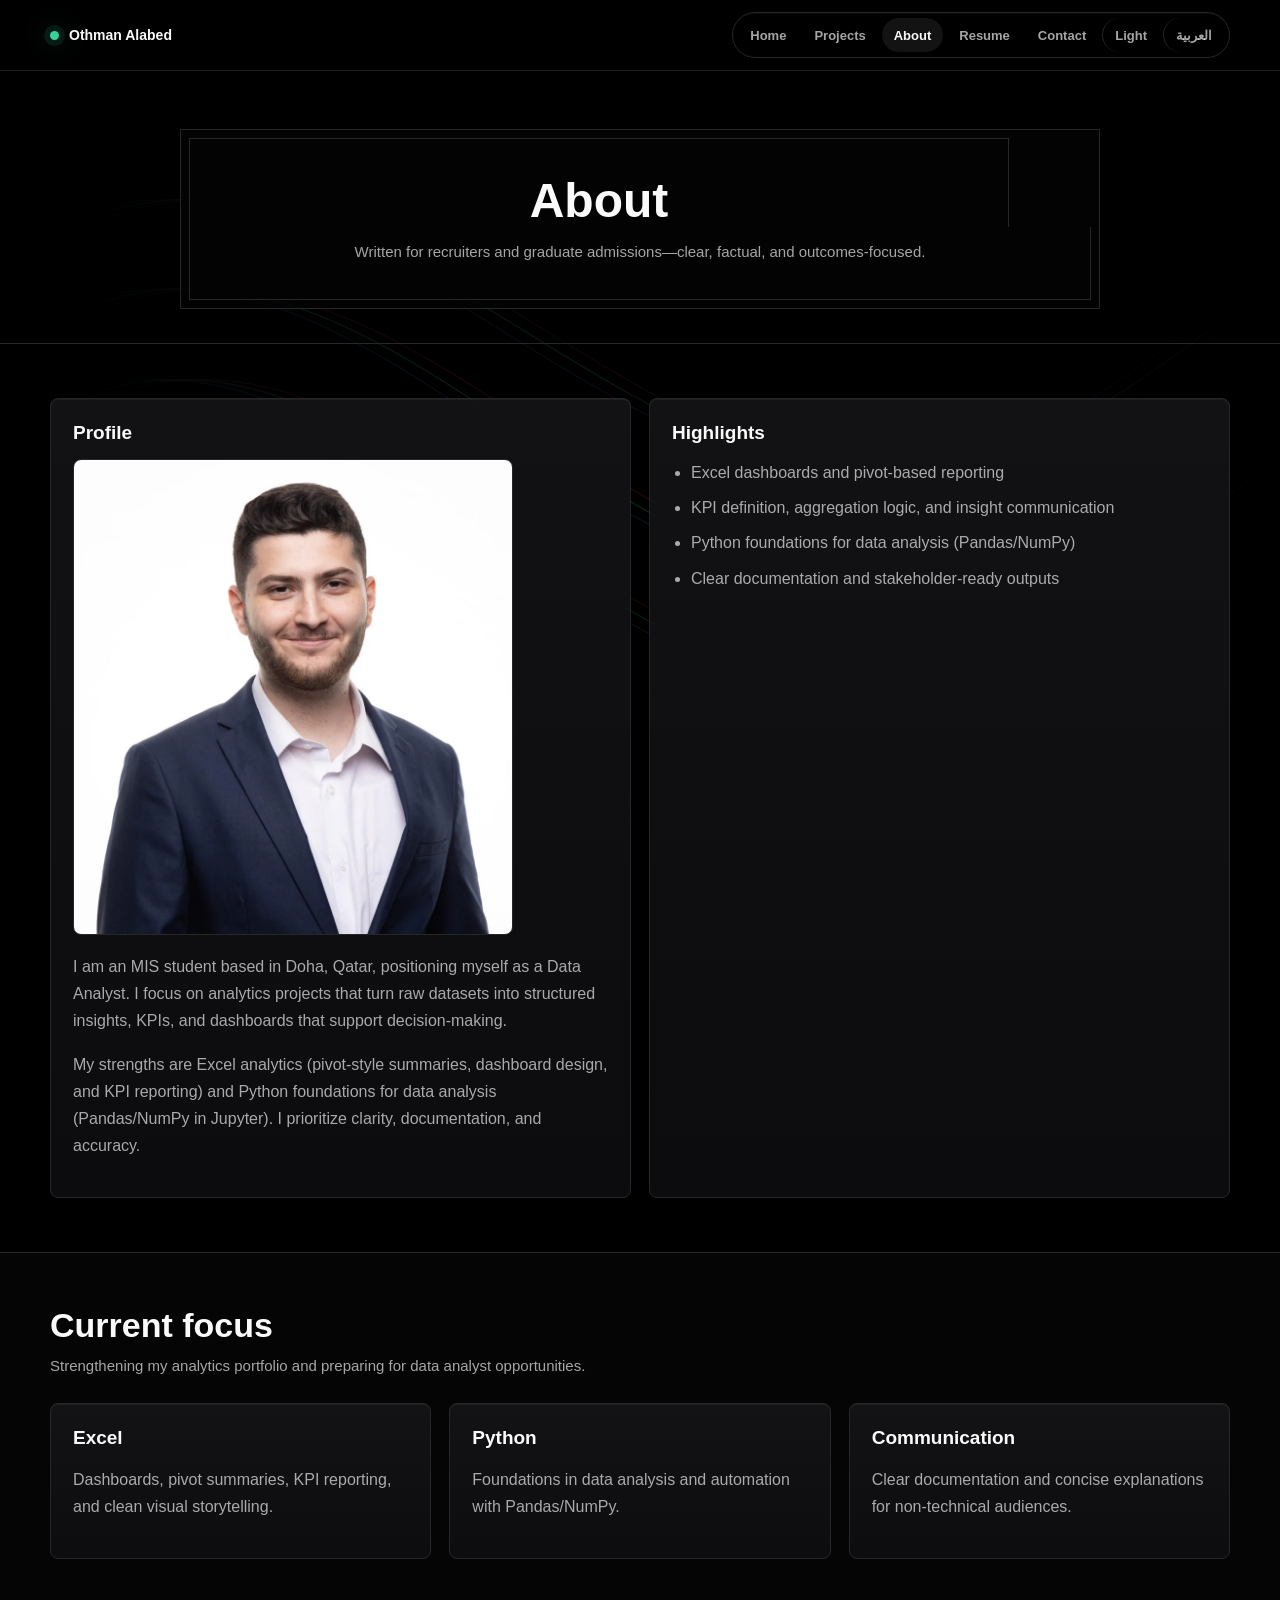
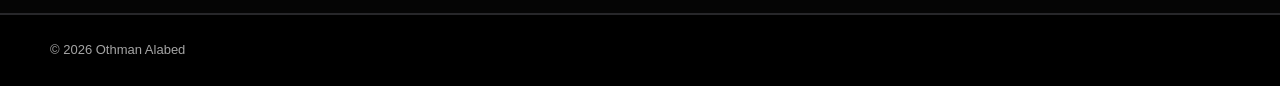
<file: about.html>
<!doctype html>
<html lang="en">
<head>
  <meta charset="utf-8" />
  <meta name="viewport" content="width=device-width, initial-scale=1" />
  <title>About | Othman Alabed</title>
  <meta name="description" content="About Othman Alabed &mdash; Data Analyst focused MIS student." />
  <link rel="icon" href="assets/favicon.svg" type="image/svg+xml">
  <link rel="stylesheet" href="assets/styles.css?v=11" />
</head>
<body>
  <div class="scroll-progress" id="scrollProgress" aria-hidden="true"></div>
  <canvas id="bgCanvas" class="bg-canvas" aria-hidden="true"></canvas>
  <header class="header">
    <div class="container nav">
      <a class="brand" href="index.html">Othman Alabed</a>
      <nav class="links" aria-label="Primary navigation">
        <a href="index.html">Home</a>
        <a href="projects.html">Projects</a>
        <a class="active" href="about.html">About</a>
        <a href="resume.html">Resume</a>
        <a href="contact.html">Contact</a>
        <button class="theme-toggle" id="themeToggle" type="button" aria-label="Toggle theme">Theme</button>
      </nav>
    </div>
  </header>

  <main>
    <section class="page-head">
      <div class="container">
        <h1>About</h1>
        <p class="muted">Written for recruiters and graduate admissions&mdash;clear, factual, and outcomes-focused.</p>
      </div>
    </section>

    <section class="section">
      <div class="container grid-2">
        <div class="card">
          <h2 class="h3">Profile</h2>

          <picture class="profile-wrap">
            <source srcset="assets/profile.webp" type="image/webp">
            <img class="profile" src="assets/profile.jpg" alt="Othman Alabed" loading="lazy" decoding="async"
                 onerror="this.style.display='none'">
          </picture>

          <p class="muted">
            I am an MIS student based in Doha, Qatar, positioning myself as a Data Analyst. I focus on analytics projects that turn raw datasets into
            structured insights, KPIs, and dashboards that support decision-making.
          </p>
          <p class="muted">
            My strengths are Excel analytics (pivot-style summaries, dashboard design, and KPI reporting) and Python foundations for data analysis
            (Pandas/NumPy in Jupyter). I prioritize clarity, documentation, and accuracy.
          </p>
        </div>

        <div class="card">
          <h2 class="h3">Highlights</h2>
          <ul class="bullets">
            <li>Excel dashboards and pivot-based reporting</li>
            <li>KPI definition, aggregation logic, and insight communication</li>
            <li>Python foundations for data analysis (Pandas/NumPy)</li>
            <li>Clear documentation and stakeholder-ready outputs</li>
          </ul>
        </div>
      </div>
    </section>

    <section class="section subtle">
      <div class="container">
        <div class="section-head">
          <h2>Current focus</h2>
          <p class="muted">Strengthening my analytics portfolio and preparing for data analyst opportunities.</p>
        </div>
        <div class="grid-3">
          <div class="card">
            <h3>Excel</h3>
            <p class="muted">Dashboards, pivot summaries, KPI reporting, and clean visual storytelling.</p>
          </div>
          <div class="card">
            <h3>Python</h3>
            <p class="muted">Foundations in data analysis and automation with Pandas/NumPy.</p>
          </div>
          <div class="card">
            <h3>Communication</h3>
            <p class="muted">Clear documentation and concise explanations for non-technical audiences.</p>
          </div>
        </div>
      </div>
    </section>
  </main>

  <footer class="footer">
    <div class="container footer-row">
      <p class="muted">&copy; <span id="year"></span> Othman Alabed</p>
    </div>
  </footer>

  <script src="assets/main.js?v=8"></script>
</body>
</html>
</file>
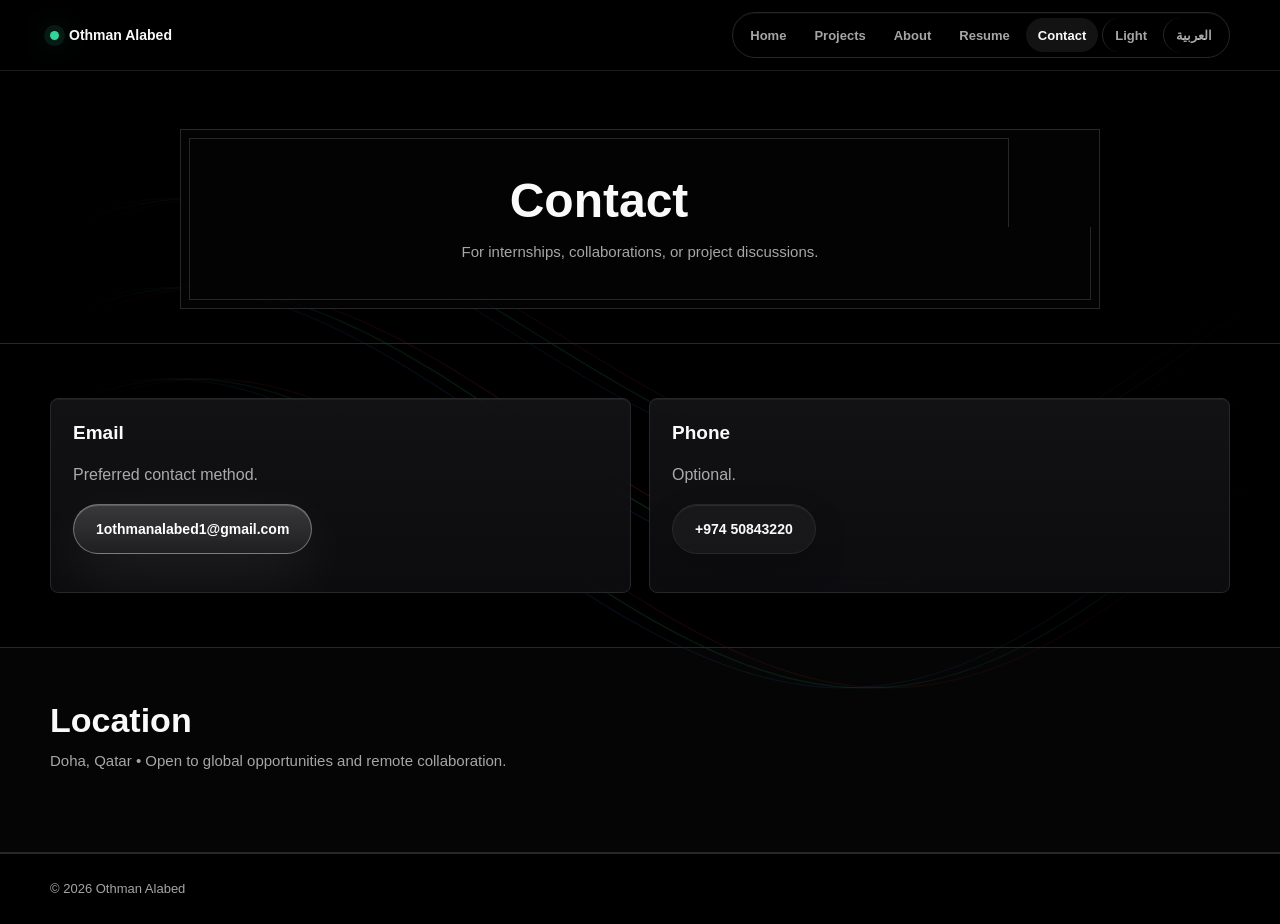
<file: contact.html>
<!doctype html>
<html lang="en">
<head>
  <meta charset="utf-8" />
  <meta name="viewport" content="width=device-width, initial-scale=1" />
  <title>Contact | Othman Alabed</title>
  <meta name="description" content="Contact Othman Alabed." />
  <link rel="icon" href="assets/favicon.svg" type="image/svg+xml">
  <link rel="stylesheet" href="assets/styles.css?v=11" />
</head>
<body>
  <div class="scroll-progress" id="scrollProgress" aria-hidden="true"></div>
  <canvas id="bgCanvas" class="bg-canvas" aria-hidden="true"></canvas>
  <header class="header">
    <div class="container nav">
      <a class="brand" href="index.html">Othman Alabed</a>
      <nav class="links" aria-label="Primary navigation">
        <a href="index.html">Home</a>
        <a href="projects.html">Projects</a>
        <a href="about.html">About</a>
        <a href="resume.html">Resume</a>
        <a class="active" href="contact.html">Contact</a>
        <button class="theme-toggle" id="themeToggle" type="button" aria-label="Toggle theme">Theme</button>
      </nav>
    </div>
  </header>

  <main>
    <section class="page-head">
      <div class="container">
        <h1>Contact</h1>
        <p class="muted">For internships, collaborations, or project discussions.</p>
      </div>
    </section>

    <section class="section">
      <div class="container grid-2">
        <div class="card">
          <h2 class="h3">Email</h2>
          <p class="muted">Preferred contact method.</p>
          <p><a class="btn primary" href="mailto:1othmanalabed1@gmail.com">1othmanalabed1@gmail.com</a></p>
        </div>

        <div class="card">
          <h2 class="h3">Phone</h2>
          <p class="muted">Optional.</p>
          <p><a class="btn" href="tel:+97450843220">+974 50843220</a></p>
        </div>
      </div>
    </section>

    <section class="section subtle">
      <div class="container">
        <div class="section-head">
          <h2>Location</h2>
          <p class="muted">Doha, Qatar &bull; Open to global opportunities and remote collaboration.</p>
        </div>
      </div>
    </section>
  </main>

  <footer class="footer">
    <div class="container footer-row">
      <p class="muted">&copy; <span id="year"></span> Othman Alabed</p>
    </div>
  </footer>

  <script src="assets/main.js?v=8"></script>
</body>
</html>
</file>
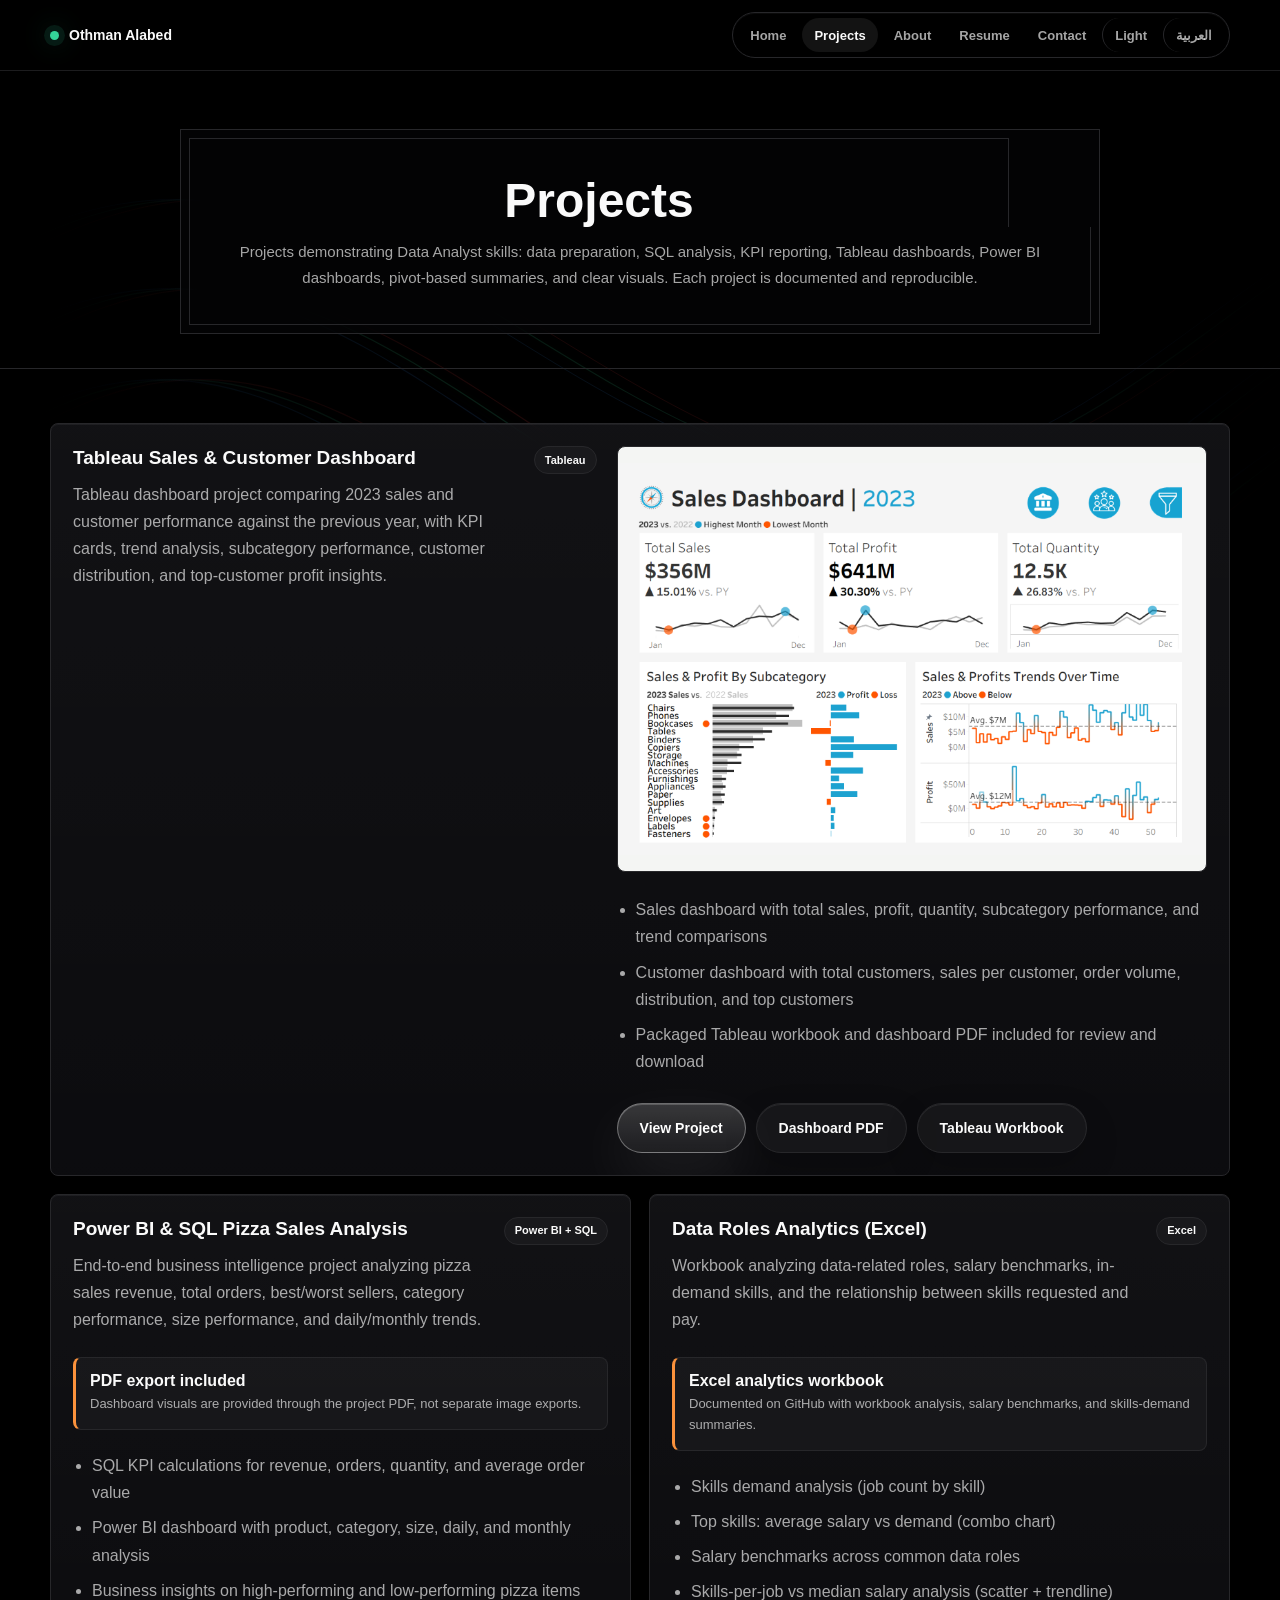
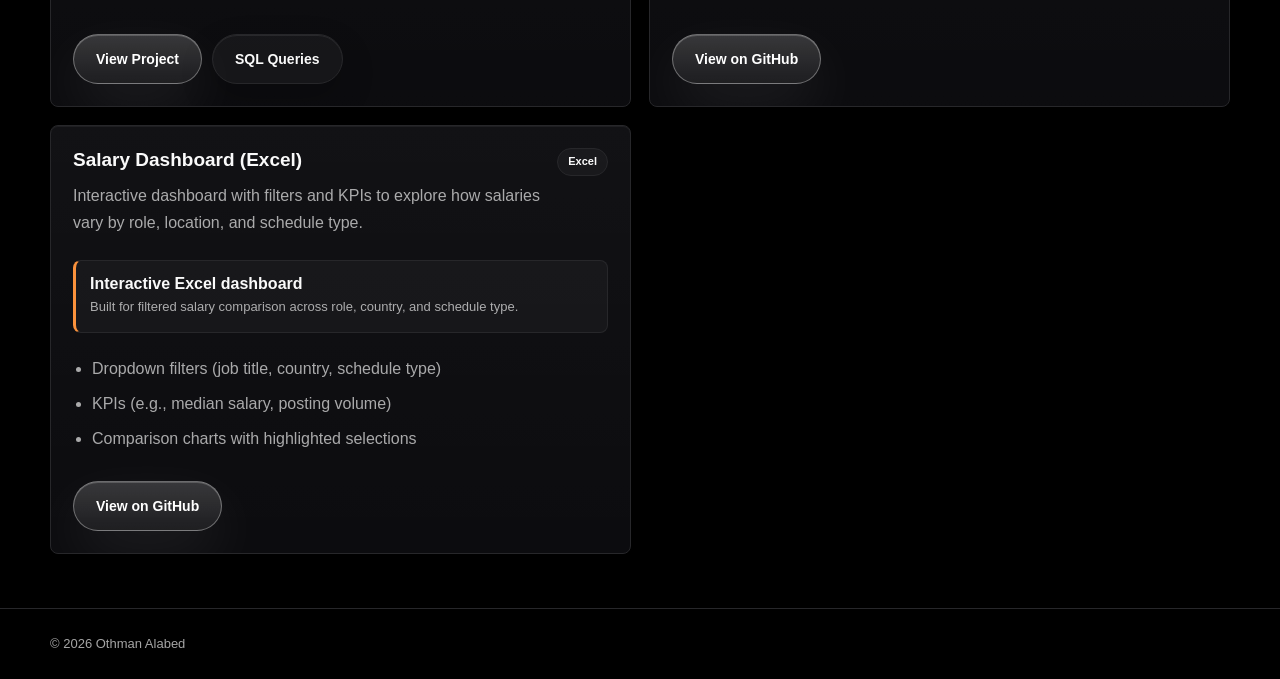
<file: projects.html>
<!doctype html>
<html lang="en">
<head>
  <meta charset="utf-8" />
  <meta name="viewport" content="width=device-width, initial-scale=1" />
  <title>Projects | Othman Alabed</title>
  <meta name="description" content="Projects by Othman Alabed: Tableau, Power BI, SQL, Excel analytics workbooks, and dashboards." />
  <link rel="icon" href="assets/favicon.svg" type="image/svg+xml">
  <link rel="stylesheet" href="assets/styles.css?v=11" />
</head>
<body>
  <div class="scroll-progress" id="scrollProgress" aria-hidden="true"></div>
  <canvas id="bgCanvas" class="bg-canvas" aria-hidden="true"></canvas>
  <header class="header">
    <div class="container nav">
      <a class="brand" href="index.html">Othman Alabed</a>
      <nav class="links" aria-label="Primary navigation">
        <a href="index.html">Home</a>
        <a class="active" href="projects.html">Projects</a>
        <a href="about.html">About</a>
        <a href="resume.html">Resume</a>
        <a href="contact.html">Contact</a>
        <button class="theme-toggle" id="themeToggle" type="button" aria-label="Toggle theme">Theme</button>
      </nav>
    </div>
  </header>

  <main>
    <section class="page-head">
      <div class="container">
        <h1>Projects</h1>
        <p class="muted">
          Projects demonstrating Data Analyst skills: data preparation, SQL analysis, KPI reporting, Tableau dashboards, Power BI dashboards,
          pivot-based summaries, and clear visuals. Each project is documented and reproducible.
        </p>
      </div>
    </section>

    <section class="section">
      <div class="container grid-2">
        <article class="card project" id="tableau-sales-customer-dashboard">
          <div class="project-top">
            <div>
              <h2 class="h3">Tableau Sales &amp; Customer Dashboard</h2>
              <p class="muted">
                Tableau dashboard project comparing 2023 sales and customer performance against the previous year, with KPI cards, trend analysis, subcategory performance, customer distribution, and top-customer profit insights.
              </p>
            </div>
            <span class="badge">Tableau</span>
          </div>

          <div class="project-body">
            <img class="shot" src="projects/tableau-sales-customer-dashboard/assets/sales-dashboard.png" alt="Screenshot of Tableau sales dashboard" loading="lazy">

            <ul class="bullets">
              <li>Sales dashboard with total sales, profit, quantity, subcategory performance, and trend comparisons</li>
              <li>Customer dashboard with total customers, sales per customer, order volume, distribution, and top customers</li>
              <li>Packaged Tableau workbook and dashboard PDF included for review and download</li>
            </ul>

            <div class="actions">
              <a class="btn primary" href="projects/tableau-sales-customer-dashboard/">View Project</a>
              <a class="btn" href="projects/tableau-sales-customer-dashboard/files/SalesDashboard.pdf" target="_blank" rel="noopener">Dashboard PDF</a>
              <a class="btn" href="projects/tableau-sales-customer-dashboard/files/Tableau_Sales_Dashboard_Project.twbx">Tableau Workbook</a>
            </div>
          </div>
        </article>

        <article class="card project" id="pizza-sales">
          <div class="project-top">
            <div>
              <h2 class="h3">Power BI & SQL Pizza Sales Analysis</h2>
              <p class="muted">
                End-to-end business intelligence project analyzing pizza sales revenue, total orders, best/worst sellers, category performance, size performance, and daily/monthly trends.
              </p>
            </div>
            <span class="badge">Power BI + SQL</span>
          </div>

          <div class="project-body">
            <div class="project-file-banner" role="note">
              <strong>PDF export included</strong>
              <span>Dashboard visuals are provided through the project PDF, not separate image exports.</span>
            </div>

            <ul class="bullets">
              <li>SQL KPI calculations for revenue, orders, quantity, and average order value</li>
              <li>Power BI dashboard with product, category, size, daily, and monthly analysis</li>
              <li>Business insights on high-performing and low-performing pizza items</li>
            </ul>

            <div class="actions">
              <a class="btn primary" href="projects/powerbi-sql-pizza-sales/">View Project</a>
              <a class="btn" href="projects/powerbi-sql-pizza-sales/sql/pizza_sales_queries.sql">SQL Queries</a>
            </div>
          </div>
        </article>

        <article class="card project" id="data-roles">
          <div class="project-top">
            <div>
              <h2 class="h3">Data Roles Analytics (Excel)</h2>
              <p class="muted">
                Workbook analyzing data-related roles, salary benchmarks, in-demand skills, and the relationship between skills requested and pay.
              </p>
            </div>
            <span class="badge">Excel</span>
          </div>

          <div class="project-body">
            <div class="project-file-banner" role="note">
              <strong>Excel analytics workbook</strong>
              <span>Documented on GitHub with workbook analysis, salary benchmarks, and skills-demand summaries.</span>
            </div>

            <ul class="bullets">
              <li>Skills demand analysis (job count by skill)</li>
              <li>Top skills: average salary vs demand (combo chart)</li>
              <li>Salary benchmarks across common data roles</li>
              <li>Skills-per-job vs median salary analysis (scatter + trendline)</li>
            </ul>

            <div class="actions">
              <a class="btn primary" target="_blank" rel="noreferrer"
                 href="https://github.com/Othmanxo/Data-Analytics/tree/1fc5b4ffc4afa8d91195991c6a90035699b44958/Data%20Roles%20Analytics">
                View on GitHub
              </a>
            </div>
          </div>
        </article>

        <article class="card project" id="salary-dashboard">
          <div class="project-top">
            <div>
              <h2 class="h3">Salary Dashboard (Excel)</h2>
              <p class="muted">
                Interactive dashboard with filters and KPIs to explore how salaries vary by role, location, and schedule type.
              </p>
            </div>
            <span class="badge">Excel</span>
          </div>

          <div class="project-body">
            <div class="project-file-banner" role="note">
              <strong>Interactive Excel dashboard</strong>
              <span>Built for filtered salary comparison across role, country, and schedule type.</span>
            </div>

            <ul class="bullets">
              <li>Dropdown filters (job title, country, schedule type)</li>
              <li>KPIs (e.g., median salary, posting volume)</li>
              <li>Comparison charts with highlighted selections</li>
            </ul>

            <div class="actions">
              <!-- Replace the link below with your Salary Dashboard repo path if/when you add it -->
              <a class="btn primary" target="_blank" rel="noreferrer" href="https://github.com/Othmanxo/Data-Analytics/tree/1fc5b4ffc4afa8d91195991c6a90035699b44958/Data%20Salary%20DashBoard"
                >View on GitHub</a>
            </div>
          </div>
        </article>
      </div>
    </section>
  </main>

  <footer class="footer">
    <div class="container footer-row">
      <p class="muted">&copy; <span id="year"></span> Othman Alabed</p>
    </div>
  </footer>

  <script src="assets/main.js?v=8"></script>
</body>
</html>
</file>
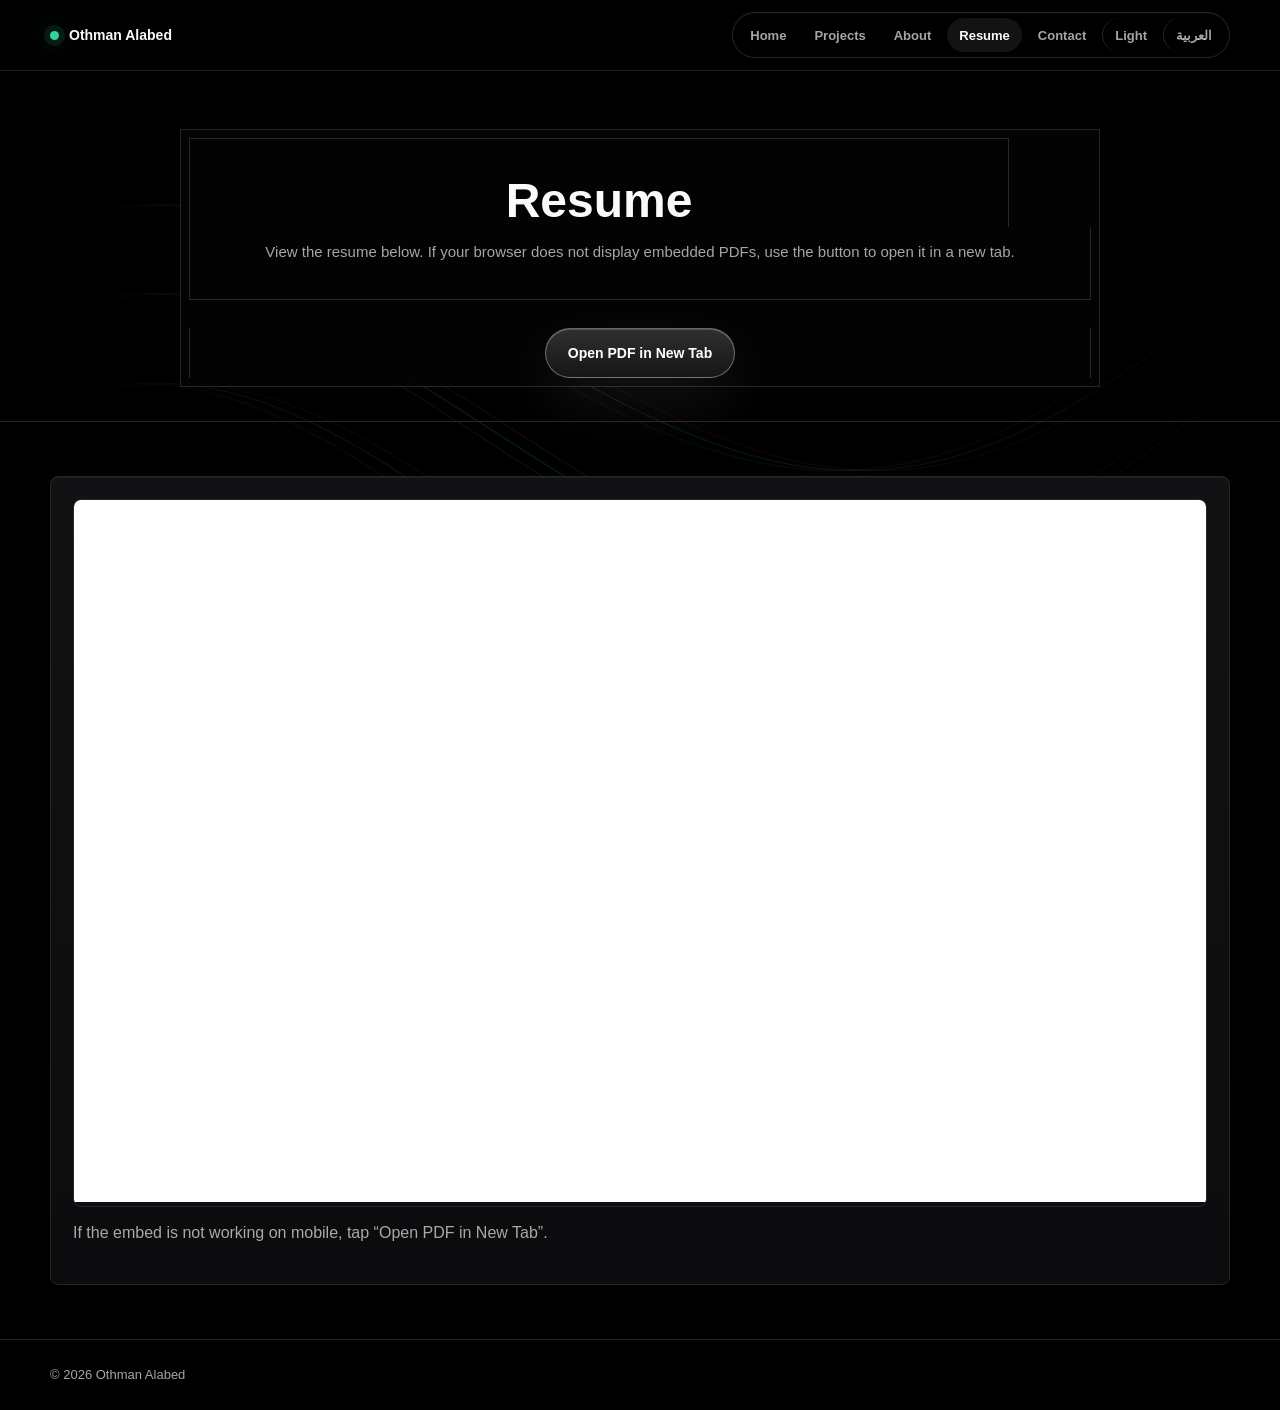
<file: resume.html>
<!doctype html>
<html lang="en">
<head>
  <meta charset="utf-8" />
  <meta name="viewport" content="width=device-width, initial-scale=1" />
  <title>Resume | Othman Alabed</title>
  <meta name="description" content="Resume of Othman Alabed (viewable PDF)." />
  <link rel="icon" href="assets/favicon.svg" type="image/svg+xml">
  <link rel="stylesheet" href="assets/styles.css?v=11" />
</head>
<body>
  <div class="scroll-progress" id="scrollProgress" aria-hidden="true"></div>
  <canvas id="bgCanvas" class="bg-canvas" aria-hidden="true"></canvas>
  <header class="header">
    <div class="container nav">
      <a class="brand" href="index.html">Othman Alabed</a>
      <nav class="links" aria-label="Primary navigation">
        <a href="index.html">Home</a>
        <a href="projects.html">Projects</a>
        <a href="about.html">About</a>
        <a class="active" href="resume.html">Resume</a>
        <a href="contact.html">Contact</a>
        <button class="theme-toggle" id="themeToggle" type="button" aria-label="Toggle theme">Theme</button>
      </nav>
    </div>
  </header>

  <main>
    <section class="page-head">
      <div class="container">
        <h1>Resume</h1>
        <p class="muted">
          View the resume below. If your browser does not display embedded PDFs, use the button to open it in a new tab.
        </p>
        <div class="cta">
          <a class="btn primary" href="assets/Othman_Alabed_CV.pdf" target="_blank" rel="noreferrer">Open PDF in New Tab</a>
        </div>
      </div>
    </section>

    <section class="section">
      <div class="container">
        <div class="card">
          <div class="pdf-wrap" role="region" aria-label="Embedded resume PDF">
            <iframe class="pdf-frame"
              src="assets/Othman_Alabed_CV.pdf#view=FitH"
              title="Othman Alabed Resume PDF">
            </iframe>
          </div>

          <p class="muted" style="margin-top:12px">
            If the embed is not working on mobile, tap &ldquo;Open PDF in New Tab&rdquo;.
          </p>
        </div>
      </div>
    </section>
  </main>

  <footer class="footer">
    <div class="container footer-row">
      <p class="muted">&copy; <span id="year"></span> Othman Alabed</p>
    </div>
  </footer>

  <script src="assets/main.js?v=8"></script>
</body>
</html>
</file>
<file: assets/styles.css>
/* Shader-inspired portfolio interface. */
:root{
  color-scheme:dark;
  --bg:#050506;
  --bg-2:#09090b;
  --panel:#0b0b0e;
  --panel-2:#101014;
  --panel-3:#15151a;
  --text:#fafafa;
  --muted:rgba(250,250,250,.66);
  --muted-2:rgba(250,250,250,.46);
  --line:#27272a;
  --line-soft:rgba(255,255,255,.085);
  --line-strong:rgba(255,255,255,.22);
  --accent:#34d399;
  --accent-2:#22d3ee;
  --accent-3:#fb923c;
  --danger:#fb7185;
  --radius:8px;
  --shadow:0 32px 90px rgba(0,0,0,.55);
  --shadow-soft:0 18px 54px rgba(0,0,0,.34);
  --font-sans:Aptos, Inter, "Segoe UI", sans-serif;
  --font-display:"Aptos Display", Aptos, Inter, "Segoe UI", sans-serif;
}

[data-theme="light"]{
  color-scheme:light;
  --bg:#f7f7f4;
  --bg-2:#ededeb;
  --panel:#ffffff;
  --panel-2:#f5f5f1;
  --panel-3:#ecece7;
  --text:#111113;
  --muted:rgba(17,17,19,.66);
  --muted-2:rgba(17,17,19,.48);
  --line:#d8d8d2;
  --line-soft:rgba(17,17,19,.09);
  --line-strong:rgba(17,17,19,.18);
  --accent:#047857;
  --accent-2:#0e7490;
  --accent-3:#c2410c;
  --shadow:0 26px 72px rgba(17,17,19,.13);
  --shadow-soft:0 16px 42px rgba(17,17,19,.10);
}

*{box-sizing:border-box}
html,body{min-height:100%}
html{scroll-behavior:smooth}
body{
  margin:0;
  min-width:320px;
  font-family:var(--font-sans);
  color:var(--text);
  background:#000;
  letter-spacing:0;
  text-rendering:optimizeLegibility;
  -webkit-font-smoothing:antialiased;
}

body:before{
  content:"";
  position:fixed;
  inset:0;
  z-index:0;
  pointer-events:none;
  background:
    radial-gradient(900px 420px at 50% 42%, transparent 0, rgba(0,0,0,.08) 58%, rgba(0,0,0,.72) 100%),
    linear-gradient(180deg, rgba(0,0,0,.10), transparent 28%, rgba(0,0,0,.54));
  opacity:1;
}

[data-theme="light"] body:before{opacity:.28}

a{color:inherit;text-decoration:none}
img{display:block;max-width:100%}
button,input,textarea,select{font:inherit}
::selection{background:rgba(52,211,153,.28);color:var(--text)}

.container{width:min(100% - 48px, 1180px);margin:0 auto}
.header,main,footer{position:relative;z-index:1}

.bg-canvas{
  display:block;
  position:fixed;
  inset:0;
  z-index:0;
  width:100%;
  height:100%;
  opacity:.78;
  pointer-events:none;
}

[data-theme="light"] .bg-canvas{opacity:.24;filter:saturate(.8)}

.scroll-progress{
  position:fixed;
  top:0;
  left:0;
  z-index:50;
  width:0%;
  height:2px;
  background:linear-gradient(90deg,var(--accent),var(--accent-2),var(--accent-3));
  box-shadow:0 0 18px rgba(34,211,238,.45);
}

.header{
  position:sticky;
  top:0;
  z-index:40;
  border-bottom:1px solid rgba(39,39,42,.72);
  background:rgba(0,0,0,.54);
  backdrop-filter:blur(18px);
}

[data-theme="light"] .header{background:rgba(247,247,244,.78)}

.nav{
  display:flex;
  align-items:center;
  justify-content:space-between;
  gap:18px;
  min-height:70px;
}

.brand{
  display:inline-flex;
  align-items:center;
  gap:10px;
  min-height:40px;
  color:var(--text);
  font-size:14px;
  font-weight:760;
  line-height:1;
}

.brand:before{
  content:"";
  width:9px;
  height:9px;
  border-radius:50%;
  background:var(--accent);
  box-shadow:0 0 0 6px rgba(52,211,153,.11), 0 0 28px rgba(52,211,153,.55);
}

.links{
  display:flex;
  align-items:center;
  justify-content:flex-end;
  gap:4px;
  max-width:100%;
  padding:5px;
  border:1px solid var(--line);
  border-radius:999px;
  background:rgba(0,0,0,.42);
  box-shadow:0 1px 0 rgba(255,255,255,.04) inset;
  backdrop-filter:blur(16px);
}

[data-theme="light"] .links{background:rgba(255,255,255,.74)}

.links a,
.theme-toggle,
.language-toggle{
  position:relative;
  display:inline-flex;
  align-items:center;
  justify-content:center;
  min-height:34px;
  border:0;
  border-radius:999px;
  padding:8px 12px;
  color:var(--muted);
  background:transparent;
  font-size:13px;
  font-weight:650;
  line-height:1;
  white-space:nowrap;
  cursor:pointer;
  transition:color .18s ease, background-color .18s ease, transform .18s ease;
}

.links a:hover,
.links a.active,
.theme-toggle:hover,
.language-toggle:hover{
  color:var(--text);
  background:rgba(255,255,255,.075);
}

[data-theme="light"] .links a:hover,
[data-theme="light"] .links a.active,
[data-theme="light"] .theme-toggle:hover,
[data-theme="light"] .language-toggle:hover{
  background:rgba(17,17,19,.07);
}

.theme-toggle,
.language-toggle{border-left:1px solid var(--line)}

.hero{
  position:relative;
  padding:58px 0 42px;
  border-bottom:1px solid var(--line);
}

.hero:not(.project-hero){
  min-height:calc(100svh - 70px);
  display:flex;
  align-items:center;
  justify-content:center;
}

.hero-grid{
  width:min(100% - 32px, 768px);
  max-width:768px;
  margin:0 auto;
  padding:8px;
  display:grid;
  grid-template-columns:1fr;
  gap:8px;
  border:1px solid var(--line);
  background:rgba(0,0,0,.18);
  box-shadow:none;
  backdrop-filter:none;
}

[data-theme="light"] .hero-grid{background:rgba(255,255,255,.62)}

.hero-grid > div:first-child{
  min-width:0;
  padding:40px 26px;
  border:1px solid var(--line);
  background:rgba(0,0,0,.12);
  text-align:center;
  overflow:hidden;
}

.hero-grid > aside{
  max-width:720px;
  width:100%;
  margin:0 auto;
}

.project-hero .hero-grid{
  width:min(100% - 48px, 980px);
  max-width:980px;
}

.avatar-wrap{
  display:inline-flex;
  margin:0 0 18px;
}

.avatar{
  width:76px;
  height:76px;
  border-radius:50%;
  object-fit:cover;
  border:1px solid var(--line-strong);
  background:var(--panel-2);
  box-shadow:0 0 0 7px rgba(255,255,255,.035), 0 22px 50px rgba(0,0,0,.34);
}

.kicker{
  max-width:760px;
  margin:0 auto 14px;
  color:var(--muted);
  font-size:13px;
  font-weight:650;
  line-height:1.55;
}

.kicker:after{display:none}

h1{
  max-width:820px;
  margin:0 auto 12px;
  font-family:var(--font-display);
  font-size:72px;
  line-height:.95;
  font-weight:900;
  letter-spacing:0;
  text-wrap:balance;
}

.lead{
  max-width:660px;
  margin:0 auto;
  color:rgba(255,255,255,.60);
  font-size:17px;
  line-height:1.72;
}

.availability{
  display:inline-flex;
  align-items:center;
  justify-content:center;
  gap:8px;
  margin:32px auto;
  color:var(--accent);
  font-size:12px;
  font-weight:700;
}

.availability-dot{
  position:relative;
  width:12px;
  height:12px;
  display:inline-flex;
  align-items:center;
  justify-content:center;
}

.availability-dot:before,
.availability-dot:after{
  content:"";
  position:absolute;
  border-radius:50%;
  background:var(--accent);
}

.availability-dot:before{
  width:12px;
  height:12px;
  opacity:.6;
  animation:ping 1.65s cubic-bezier(0,0,.2,1) infinite;
}

.availability-dot:after{
  width:7px;
  height:7px;
}

@keyframes ping{
  75%,100%{transform:scale(2.2);opacity:0}
}

.cta,
.actions,
.meta-row{
  display:flex;
  flex-wrap:wrap;
  align-items:center;
  gap:10px;
}

.cta{justify-content:center;margin:28px 0 0}
.hero:not(.project-hero) .cta{margin:0}
.actions{margin-top:auto;padding-top:20px}
.meta-row{justify-content:center;margin-top:18px}

.btn{
  position:relative;
  isolation:isolate;
  overflow:hidden;
  display:inline-flex;
  align-items:center;
  justify-content:center;
  min-height:50px;
  max-width:100%;
  border:1px solid var(--line);
  border-radius:999px;
  padding:12px 22px;
  color:var(--text);
  background:rgba(255,255,255,.045);
  box-shadow:0 1px 0 rgba(255,255,255,.08) inset, 0 14px 34px rgba(0,0,0,.18);
  font-size:14px;
  font-weight:740;
  line-height:1.15;
  text-align:center;
  white-space:normal;
  transition:transform .2s ease, border-color .2s ease, background-color .2s ease, box-shadow .2s ease;
}

.btn:before{
  content:"";
  position:absolute;
  inset:-1px;
  z-index:-1;
  opacity:0;
  background:
    radial-gradient(circle at var(--px, 50%) var(--py, 40%), rgba(255,255,255,.34), transparent 30%),
    linear-gradient(120deg, rgba(34,211,238,.2), transparent 42%, rgba(251,146,60,.18));
  transition:opacity .22s ease;
}

.btn:after{
  content:"";
  position:absolute;
  inset:-90% -30%;
  pointer-events:none;
  background:linear-gradient(105deg, transparent 42%, rgba(255,255,255,.38), transparent 58%);
  transform:translateX(-64%) rotate(8deg);
  transition:transform .62s cubic-bezier(.2,.7,.2,1);
}

.btn:hover{
  transform:translateY(-2px);
  border-color:var(--line-strong);
  background:rgba(255,255,255,.07);
  box-shadow:0 1px 0 rgba(255,255,255,.12) inset, 0 20px 54px rgba(0,0,0,.28);
}

.btn:hover:before{opacity:1}
.btn:hover:after{transform:translateX(64%) rotate(8deg)}
.btn:active{transform:translateY(0)}

.btn.primary{
  border-color:rgba(255,255,255,.34);
  color:#fff;
  background:
    linear-gradient(180deg, rgba(255,255,255,.15), rgba(255,255,255,.045)),
    rgba(255,255,255,.035);
  box-shadow:0 1px 0 rgba(255,255,255,.18) inset, 0 22px 58px rgba(255,255,255,.08);
}

[data-theme="light"] .btn.primary{color:#fff;background:linear-gradient(180deg, #111113, #047857)}

.chip,
.badge,
.pills li{
  display:inline-flex;
  align-items:center;
  justify-content:center;
  min-height:32px;
  border:1px solid var(--line);
  border-radius:999px;
  color:var(--muted);
  background:rgba(255,255,255,.034);
  line-height:1.25;
}

.chip{
  position:relative;
  overflow:hidden;
  padding:7px 11px;
  font-size:12px;
  font-weight:680;
}

.section{
  padding:54px 0;
  position:relative;
}

.compact-section{padding-top:28px}

.section.subtle{
  border-top:1px solid var(--line);
  border-bottom:1px solid var(--line);
  background:rgba(255,255,255,.018);
}

.section-head{
  max-width:760px;
  margin:0 0 24px;
}

.section-head.centered{
  margin:0 auto 22px;
  text-align:center;
}

.section-head:before{display:none}

.section-head h2,
.page-head h1{
  margin:0 0 9px;
  font-family:var(--font-display);
  color:var(--text);
  font-size:34px;
  line-height:1.08;
  font-weight:820;
  letter-spacing:0;
  text-wrap:balance;
}

.section-head p,
.page-head p{
  margin:0;
  color:var(--muted);
  font-size:15px;
  line-height:1.72;
}

.page-head{
  padding:58px 0 34px;
  border-bottom:1px solid var(--line);
}

.page-head .container{
  width:min(100% - 48px, 920px);
  padding:8px;
  border:1px solid var(--line);
  background:rgba(7,7,9,.54);
  backdrop-filter:blur(18px);
}

[data-theme="light"] .page-head .container{background:rgba(255,255,255,.62)}

.page-head .container > *{
  border-left:1px solid var(--line);
  border-right:1px solid var(--line);
  padding-left:26px;
  padding-right:26px;
}

.page-head h1{
  padding-top:36px;
  margin-bottom:0;
  border-top:1px solid var(--line);
  border-bottom:0;
  text-align:center;
  font-size:48px;
}

.page-head p{
  padding-top:12px;
  padding-bottom:34px;
  border-bottom:1px solid var(--line);
  text-align:center;
}

.card{
  position:relative;
  overflow:hidden;
  border:1px solid var(--line);
  border-radius:var(--radius);
  padding:22px;
  background:linear-gradient(180deg, rgba(255,255,255,.045), rgba(255,255,255,.018)), rgba(11,11,14,.72);
  box-shadow:0 1px 0 rgba(255,255,255,.055) inset;
  backdrop-filter:blur(14px);
  transition:transform .2s ease, border-color .2s ease, background-color .2s ease, box-shadow .2s ease;
}

[data-theme="light"] .card{background:rgba(255,255,255,.72)}

.card:before{
  content:"";
  position:absolute;
  inset:0;
  pointer-events:none;
  opacity:0;
  background:
    radial-gradient(circle at var(--px, 50%) var(--py, 0%), rgba(34,211,238,.13), transparent 32%),
    linear-gradient(145deg, rgba(255,255,255,.07), transparent 34%);
  transition:opacity .22s ease;
}

.card:hover{
  transform:translateY(-2px);
  border-color:var(--line-strong);
  box-shadow:var(--shadow-soft);
}

.card:hover:before{opacity:1}
.card > *{position:relative;z-index:1}

.highlight{animation:none}

.highlight:after{
  content:"";
  position:absolute;
  inset:auto 16px 16px;
  height:1px;
  background:linear-gradient(90deg, transparent, rgba(34,211,238,.55), rgba(52,211,153,.46), transparent);
}

@keyframes floatPanel{
  0%,100%{transform:translateY(0)}
  50%{transform:translateY(-6px)}
}

.h3,
.card h3{
  margin:0 0 10px;
  color:var(--text);
  font-size:19px;
  line-height:1.28;
  font-weight:800;
  letter-spacing:0;
}

.muted{color:var(--muted);line-height:1.7}
.grid-2{display:grid;grid-template-columns:repeat(2,minmax(0,1fr));gap:18px}
.grid-3{display:grid;grid-template-columns:repeat(3,minmax(0,1fr));gap:18px}

.mini-list{
  display:flex;
  flex-direction:column;
  gap:9px;
  margin-top:18px;
}

.featured-list{
  max-width:768px;
  margin:0 auto;
  padding:8px;
  border:1px solid var(--line);
  background:rgba(0,0,0,.18);
}

.mini-item{
  position:relative;
  isolation:isolate;
  overflow:hidden;
  display:block;
  border:1px solid var(--line);
  border-radius:var(--radius);
  padding:13px 14px;
  background:rgba(255,255,255,.034);
  transition:transform .2s ease, border-color .2s ease, background-color .2s ease;
}

.mini-item:before,
.chip:before{
  content:"";
  position:absolute;
  inset:-1px;
  z-index:-1;
  opacity:0;
  background:radial-gradient(circle at var(--px, 50%) var(--py, 50%), rgba(255,255,255,.18), transparent 36%);
  transition:opacity .2s ease;
}

.mini-item:hover{
  transform:translateX(4px);
  border-color:var(--line-strong);
  background:rgba(255,255,255,.06);
}

.mini-item:hover:before,
.chip:hover:before{opacity:1}

.mini-title{
  display:block;
  color:var(--text);
  font-size:14px;
  font-weight:760;
  line-height:1.35;
}

.mini-sub{
  display:block;
  margin-top:5px;
  color:var(--muted-2);
  font-size:12px;
  line-height:1.55;
}

.pills{
  list-style:none;
  display:flex;
  flex-wrap:wrap;
  gap:9px;
  margin:0;
  padding:0;
}

.pills li{
  padding:8px 12px;
  color:var(--muted);
  font-size:13px;
  font-weight:650;
}

.bullets{
  margin:14px 0 0 19px;
  padding:0;
  color:var(--muted);
  line-height:1.7;
}

.bullets li{margin:8px 0}
.bullets a{text-decoration:underline;text-decoration-color:var(--line-strong);text-underline-offset:4px}

.project{
  display:flex;
  flex-direction:column;
  min-height:100%;
}

.project-top{
  display:flex;
  align-items:flex-start;
  justify-content:space-between;
  gap:14px;
  margin-bottom:8px;
}

.project-top > div{min-width:0}
.project-top p{margin:0}

.badge{
  flex:0 0 auto;
  min-height:28px;
  padding:6px 10px;
  color:var(--text);
  font-size:11px;
  font-weight:760;
}

.project-body{
  display:flex;
  flex:1;
  flex-direction:column;
}

.shot{
  width:100%;
  margin-top:16px;
  border:1px solid var(--line);
  border-radius:var(--radius);
  background:var(--panel-2);
  overflow:hidden;
}

#tableau-sales-customer-dashboard{
  grid-column:1 / -1;
  display:grid;
  grid-template-columns:minmax(0,.94fr) minmax(0,1.06fr);
  gap:20px;
  align-items:start;
}

#tableau-sales-customer-dashboard .project-top{margin:0}
#tableau-sales-customer-dashboard .project-body{min-width:0}
#tableau-sales-customer-dashboard .shot{
  margin-top:0;
  aspect-ratio:832 / 600;
  object-fit:contain;
  background:#f4f5f3;
}
#tableau-sales-customer-dashboard .bullets{margin-top:16px}

.project-file-banner{
  display:flex;
  flex-direction:column;
  gap:4px;
  margin-top:16px;
  border:1px solid var(--line);
  border-left:3px solid var(--accent-3);
  border-radius:var(--radius);
  padding:14px;
  background:rgba(255,255,255,.034);
}

.project-file-banner strong{color:var(--text)}
.project-file-banner span{color:var(--muted);font-size:13px;line-height:1.6}

.profile-wrap{display:block;margin:14px 0 18px}
.profile{
  width:100%;
  max-width:440px;
  border:1px solid var(--line);
  border-radius:var(--radius);
  object-fit:cover;
  background:var(--panel-2);
}

.pdf-wrap{
  width:100%;
  border:1px solid var(--line);
  border-radius:var(--radius);
  overflow:hidden;
  background:var(--panel-2);
}

.pdf-frame{width:100%;height:78vh;border:0;background:#fff}
.dashboard-pdf-wrap{margin-top:10px;box-shadow:var(--shadow-soft)}

.project-hero .project-preview-card{
  padding:10px;
  overflow:hidden;
}

.project-hero .project-preview-card .shot{margin:0;border-radius:var(--radius)}

.pdf-summary-card{
  display:flex;
  flex-direction:column;
  gap:10px;
}

.pdf-summary-card .mini-list{margin-top:0}

.kpi-grid{
  display:grid;
  grid-template-columns:repeat(5,minmax(0,1fr));
  gap:14px;
}

.kpi-card,
.tableau-metric-card{
  display:flex;
  flex-direction:column;
  gap:9px;
  min-height:142px;
}

.kpi-card img{width:34px;height:34px;object-fit:contain;filter:saturate(.95)}
.kpi-card span,
.tableau-metric-card span{color:var(--muted);font-size:13px;line-height:1.45}
.kpi-card strong,
.tableau-metric-card strong{color:var(--text);font-size:27px;line-height:1;font-weight:840}
.kpi-card small,
.tableau-metric-card small{color:var(--muted-2);font-size:12px;line-height:1.45}

.analysis-card{overflow:hidden}
.section-head.compact{margin-bottom:16px}
.section-head.compact h2{font-size:21px;margin-bottom:5px}
.section-head.compact p{font-size:14px}

.bar-row{margin:13px 0}
.bar-label{
  display:flex;
  align-items:center;
  justify-content:space-between;
  gap:12px;
  margin-bottom:7px;
  color:var(--muted);
  font-size:13px;
}

.bar-label strong{color:var(--text);font-weight:760}
.bar-track{
  height:10px;
  border:1px solid var(--line);
  border-radius:999px;
  overflow:hidden;
  background:rgba(255,255,255,.04);
}

.bar-track span{
  display:block;
  height:100%;
  border-radius:999px;
  background:linear-gradient(90deg,var(--accent-2),var(--accent),var(--accent-3));
  transform-origin:left center;
  animation:barBloom .9s cubic-bezier(.2,.7,.2,1) both;
}

@keyframes barBloom{
  from{transform:scaleX(.08)}
  to{transform:scaleX(1)}
}

.table-card{overflow:auto}
.table-card h3{margin:0 0 12px}
table{width:100%;border-collapse:collapse;color:var(--muted);font-size:13px}
th,td{border-bottom:1px solid var(--line);padding:10px 9px;text-align:left;vertical-align:top}
th{color:var(--text);font-weight:800}
td:last-child,th:last-child{text-align:right;color:var(--text)}

.gallery-grid{
  display:grid;
  grid-template-columns:repeat(2,minmax(0,1fr));
  gap:18px;
  align-items:start;
}

.gallery-grid .wide{
  grid-column:1 / -1;
  max-width:680px;
  margin-inline:auto;
}

figure.card{margin:0}
figcaption{
  margin-top:12px;
  color:var(--muted);
  font-size:13px;
  line-height:1.6;
}

.tableau-preview-card{padding:10px;overflow:hidden}
.tableau-metric-grid{
  display:grid;
  grid-template-columns:repeat(3,minmax(0,1fr));
  gap:14px;
}

.dashboard-shot{
  width:100%;
  aspect-ratio:832 / 600;
  object-fit:contain;
  padding:8px;
  background:#f4f5f3;
  transition:transform .35s ease, filter .35s ease;
}

.dashboard-gallery figure{overflow:hidden}
.dashboard-gallery .shot{margin-top:0}
.dashboard-gallery .card:hover .dashboard-shot,
.tableau-preview-card:hover .dashboard-shot,
#tableau-sales-customer-dashboard:hover .shot{
  transform:scale(1.016);
  filter:saturate(1.04) contrast(1.02);
}

.footer{
  padding:24px 0;
  border-top:1px solid var(--line);
}

.footer-row{
  display:flex;
  align-items:center;
  justify-content:space-between;
  flex-wrap:wrap;
  gap:14px;
}

.footer p{margin:0;font-size:13px}

.reveal{
  opacity:0;
  transform:translateY(14px);
  transition:opacity .56s ease, transform .56s ease;
  transition-delay:var(--reveal-delay, 0ms);
}

.reveal.in{opacity:1;transform:translateY(0)}

html[dir="rtl"]{
  --font-sans:"Segoe UI", Tahoma, Arial, sans-serif;
  --font-display:"Segoe UI", Tahoma, Arial, sans-serif;
}

html[dir="rtl"] body{text-align:right}
html[dir="rtl"] .hero-grid > div:first-child,
html[dir="rtl"] .page-head h1,
html[dir="rtl"] .page-head p{text-align:center}

html[dir="rtl"] .nav,
html[dir="rtl"] .links,
html[dir="rtl"] .cta,
html[dir="rtl"] .actions,
html[dir="rtl"] .meta-row,
html[dir="rtl"] .footer-row,
html[dir="rtl"] .bar-label,
html[dir="rtl"] .project-top{
  flex-direction:row-reverse;
}

html[dir="rtl"] .brand:before{order:2}
html[dir="rtl"] .theme-toggle{border-left:0;border-right:1px solid var(--line)}
html[dir="rtl"] .language-toggle{border-left:0;border-right:1px solid var(--line)}
html[dir="rtl"] .bullets{margin:14px 19px 0 0}
html[dir="rtl"] .mini-item:hover{transform:translateX(-4px)}
html[dir="rtl"] .project-file-banner{border-left:1px solid var(--line);border-right:3px solid var(--accent-3)}
html[dir="rtl"] td,
html[dir="rtl"] th{text-align:right}
html[dir="rtl"] td:last-child,
html[dir="rtl"] th:last-child{text-align:left}
html[dir="rtl"] .bar-track span{transform-origin:right center}

@media (max-width:980px){
  .grid-3{grid-template-columns:1fr}
  #tableau-sales-customer-dashboard{grid-template-columns:1fr}
  .kpi-grid{grid-template-columns:repeat(2,minmax(0,1fr))}
}

@media (max-width:860px){
  .container{width:min(100% - 34px, 1180px)}
  .nav{
    min-height:auto;
    padding:14px 0;
    flex-direction:column;
    align-items:flex-start;
  }
  .links{
    width:100%;
    justify-content:flex-start;
    border-radius:var(--radius);
    overflow-x:auto;
  }
  .links a,
  .theme-toggle,
  .language-toggle{
    min-height:34px;
    font-size:12px;
    padding:8px 10px;
  }
  .theme-toggle,
  .language-toggle{border:0}
  .hero{padding:48px 0 34px}
  .hero-grid,
  .page-head .container{width:min(100% - 34px, 920px)}
  .hero-grid > div:first-child{padding:42px 22px 36px}
  h1{font-size:46px}
  .page-head h1{font-size:40px}
  .section-head h2{font-size:29px}
  .grid-2,
  .gallery-grid{grid-template-columns:1fr}
  .tableau-metric-grid{grid-template-columns:repeat(2,minmax(0,1fr))}
  .page-head .container > *{padding-left:18px;padding-right:18px}
}

@media (max-width:560px){
  .container{width:min(100% - 28px, 1180px)}
  .hero-grid,
  .page-head .container{width:min(100% - 28px, 920px)}
  .hero-grid{padding:6px}
  .hero-grid > div:first-child{padding:34px 16px 30px}
  .avatar{width:66px;height:66px}
  h1{font-size:37px}
  .lead{font-size:15px;line-height:1.7}
  .kicker{font-size:12px}
  .cta,
  .actions{
    width:100%;
    justify-content:center;
  }
  .btn{
    min-height:42px;
    padding:10px 15px;
    font-size:13px;
  }
  .card{padding:18px}
  .section{padding:42px 0}
  .page-head{padding:42px 0 26px}
  .page-head h1{font-size:34px;padding-top:28px}
  .page-head p{padding-bottom:28px}
  .project-top{flex-direction:column}
  .kpi-grid,
  .tableau-metric-grid{grid-template-columns:1fr}
  .kpi-card,
  .tableau-metric-card{min-height:112px}
  .pdf-frame{height:64vh}
}

@media (prefers-reduced-motion:reduce){
  *{scroll-behavior:auto !important;transition:none !important;animation:none !important}
  .scroll-progress{display:none}
  .bg-canvas{display:none}
  .reveal{opacity:1;transform:none}
}
</file>
